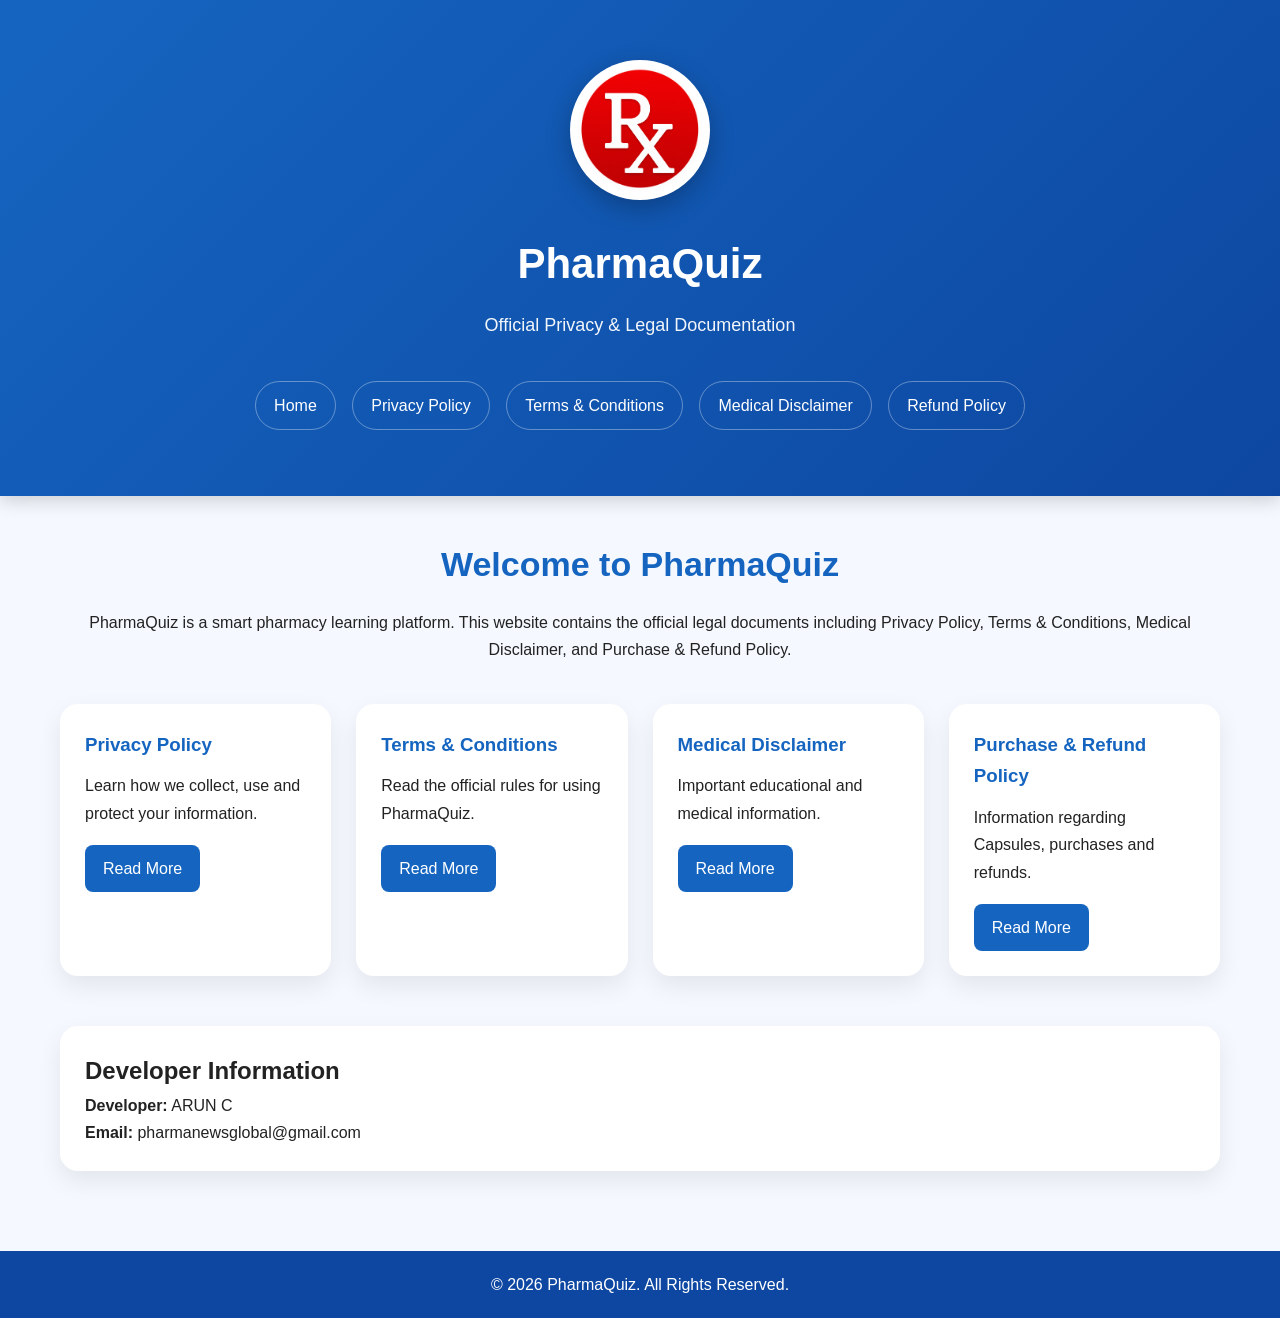
<file: index.html>
<!DOCTYPE html>
<html lang="en">

<head>

<meta charset="UTF-8">

<meta name="viewport" content="width=device-width, initial-scale=1.0">

<title>PharmaQuiz | Official Legal Website</title>

<meta name="description" content="Official PharmaQuiz Legal Website">

<link rel="stylesheet" href="style.css">

</head>

<body>

<header class="hero">

<img src="logo.png" alt="PharmaQuiz Logo" class="logo">

<h1>PharmaQuiz</h1>

<p class="tagline">
Official Privacy & Legal Documentation
</p>

<nav class="topnav">

<a href="index.html">Home</a>

<a href="privacy-policy.html">Privacy Policy</a>

<a href="terms-and-conditions.html">Terms & Conditions</a>

<a href="medical-disclaimer.html">Medical Disclaimer</a>

<a href="purchase-refund-policy.html">Refund Policy</a>

</nav>

</header>

<main>

<section class="welcome">

<h2>Welcome to PharmaQuiz</h2>

<p>

PharmaQuiz is a smart pharmacy learning platform.

This website contains the official legal documents including Privacy Policy,

Terms & Conditions,

Medical Disclaimer,

and Purchase & Refund Policy.

</p>

</section>

<section class="cards">

<div class="card">

<h3>Privacy Policy</h3>

<p>

Learn how we collect, use and protect your information.

</p>

<a href="privacy-policy.html">

Read More

</a>

</div>

<div class="card">

<h3>Terms & Conditions</h3>

<p>

Read the official rules for using PharmaQuiz.

</p>

<a href="terms-and-conditions.html">

Read More

</a>

</div>

<div class="card">

<h3>Medical Disclaimer</h3>

<p>

Important educational and medical information.

</p>

<a href="medical-disclaimer.html">

Read More

</a>

</div>

<div class="card">

<h3>Purchase & Refund Policy</h3>

<p>

Information regarding Capsules, purchases and refunds.

</p>

<a href="purchase-refund-policy.html">

Read More

</a>

</div>

</section>

<section class="developer">

<h2>Developer Information</h2>

<p><strong>Developer:</strong> ARUN C</p>

<p><strong>Email:</strong> pharmanewsglobal@gmail.com</p>

</section>

</main>

<footer>

<p>

© 2026 PharmaQuiz. All Rights Reserved.

</p>

</footer>

<script src="script.js"></script>

</body>

</html>
</file>
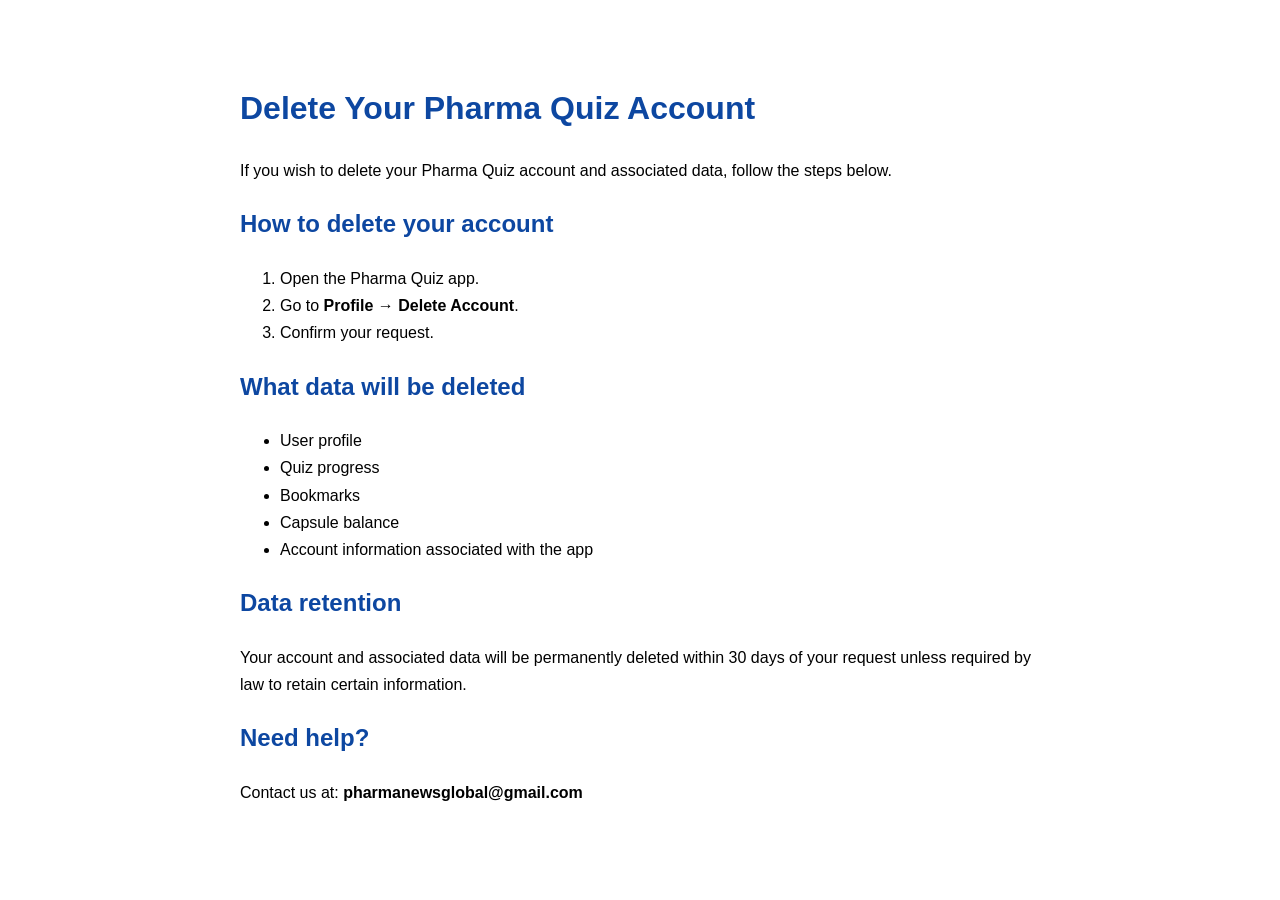
<file: delete-account.html>
<!DOCTYPE html>
<html lang="en">
<head>
<meta charset="UTF-8">
<meta name="viewport" content="width=device-width, initial-scale=1.0">
<title>Delete Account - Pharma Quiz</title>
<style>
body{font-family:Arial,sans-serif;max-width:800px;margin:40px auto;padding:20px;line-height:1.7}
h1,h2{color:#0d47a1}
</style>
</head>
<body>

<h1>Delete Your Pharma Quiz Account</h1>

<p>If you wish to delete your Pharma Quiz account and associated data, follow the steps below.</p>

<h2>How to delete your account</h2>
<ol>
<li>Open the Pharma Quiz app.</li>
<li>Go to <strong>Profile → Delete Account</strong>.</li>
<li>Confirm your request.</li>
</ol>

<h2>What data will be deleted</h2>
<ul>
<li>User profile</li>
<li>Quiz progress</li>
<li>Bookmarks</li>
<li>Capsule balance</li>
<li>Account information associated with the app</li>
</ul>

<h2>Data retention</h2>
<p>Your account and associated data will be permanently deleted within 30 days of your request unless required by law to retain certain information.</p>

<h2>Need help?</h2>
<p>Contact us at: <strong>pharmanewsglobal@gmail.com</strong></p>

</body>
</html>
</file>
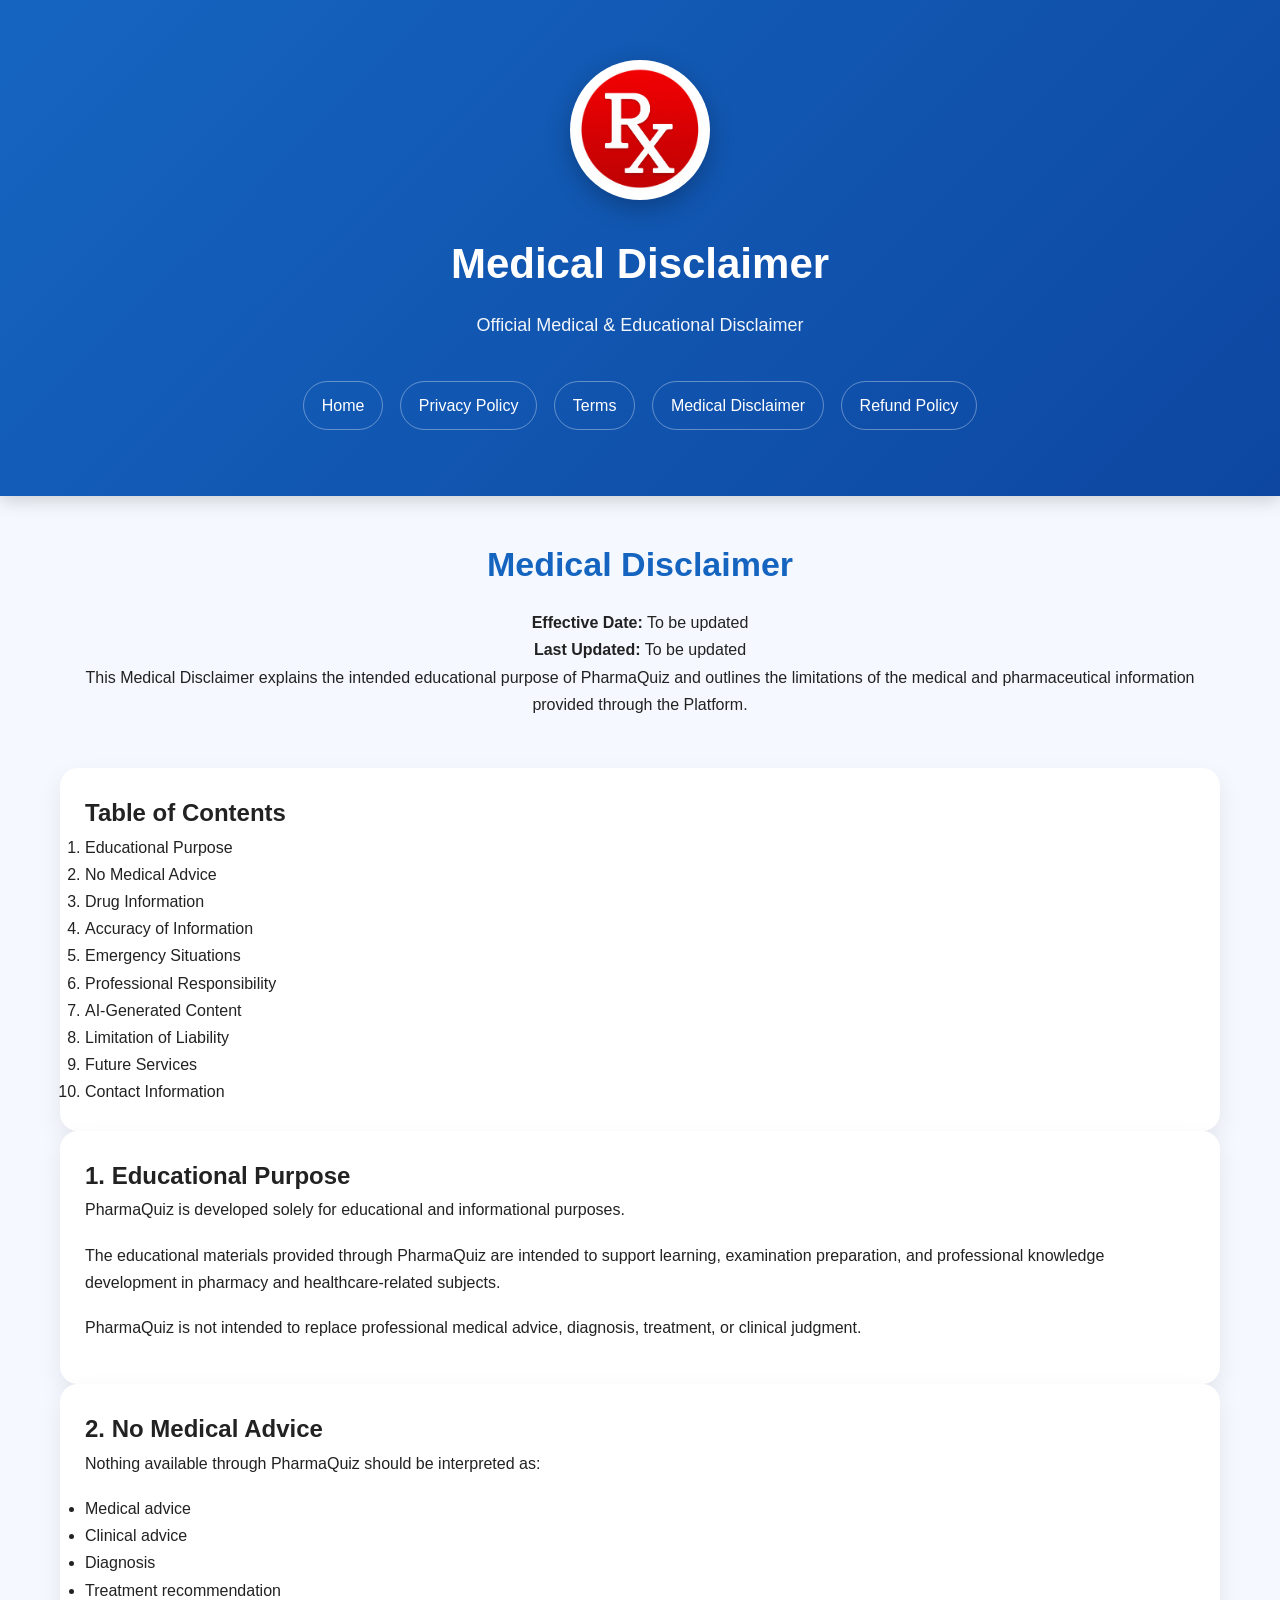
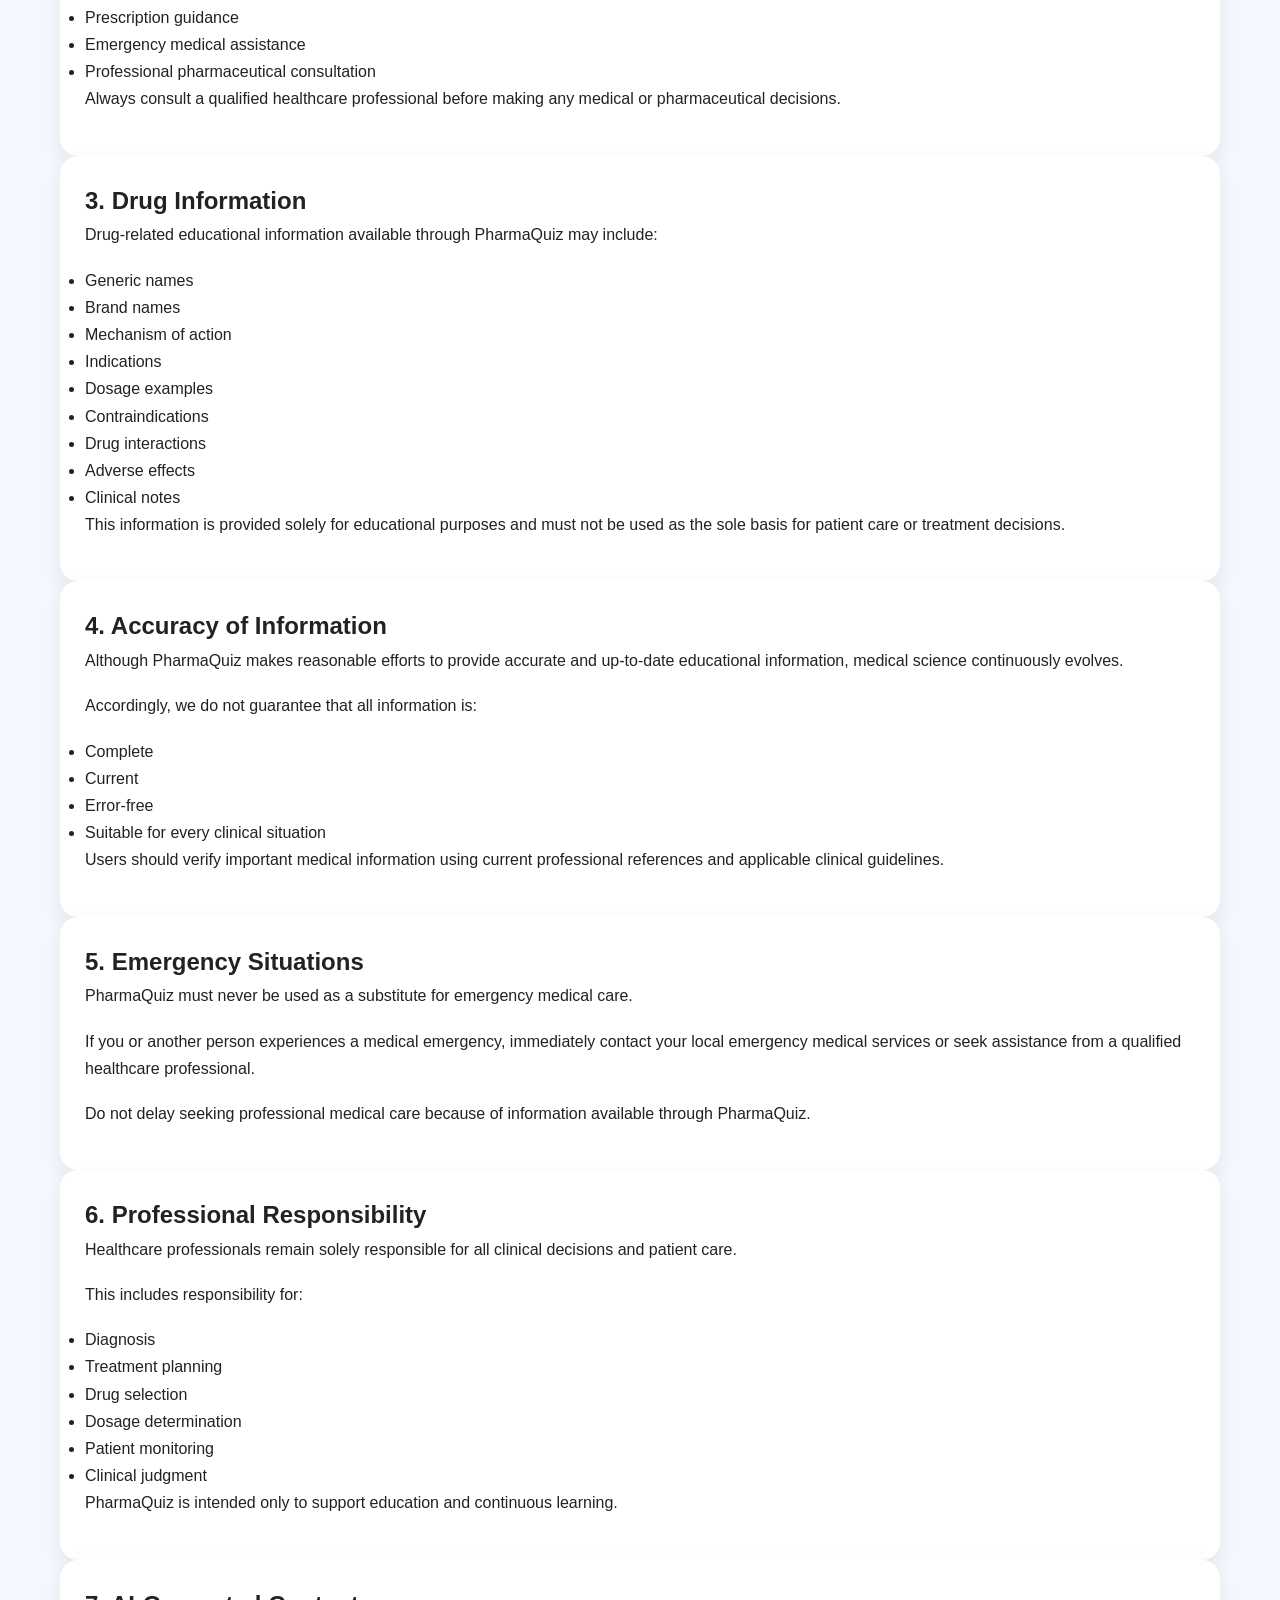
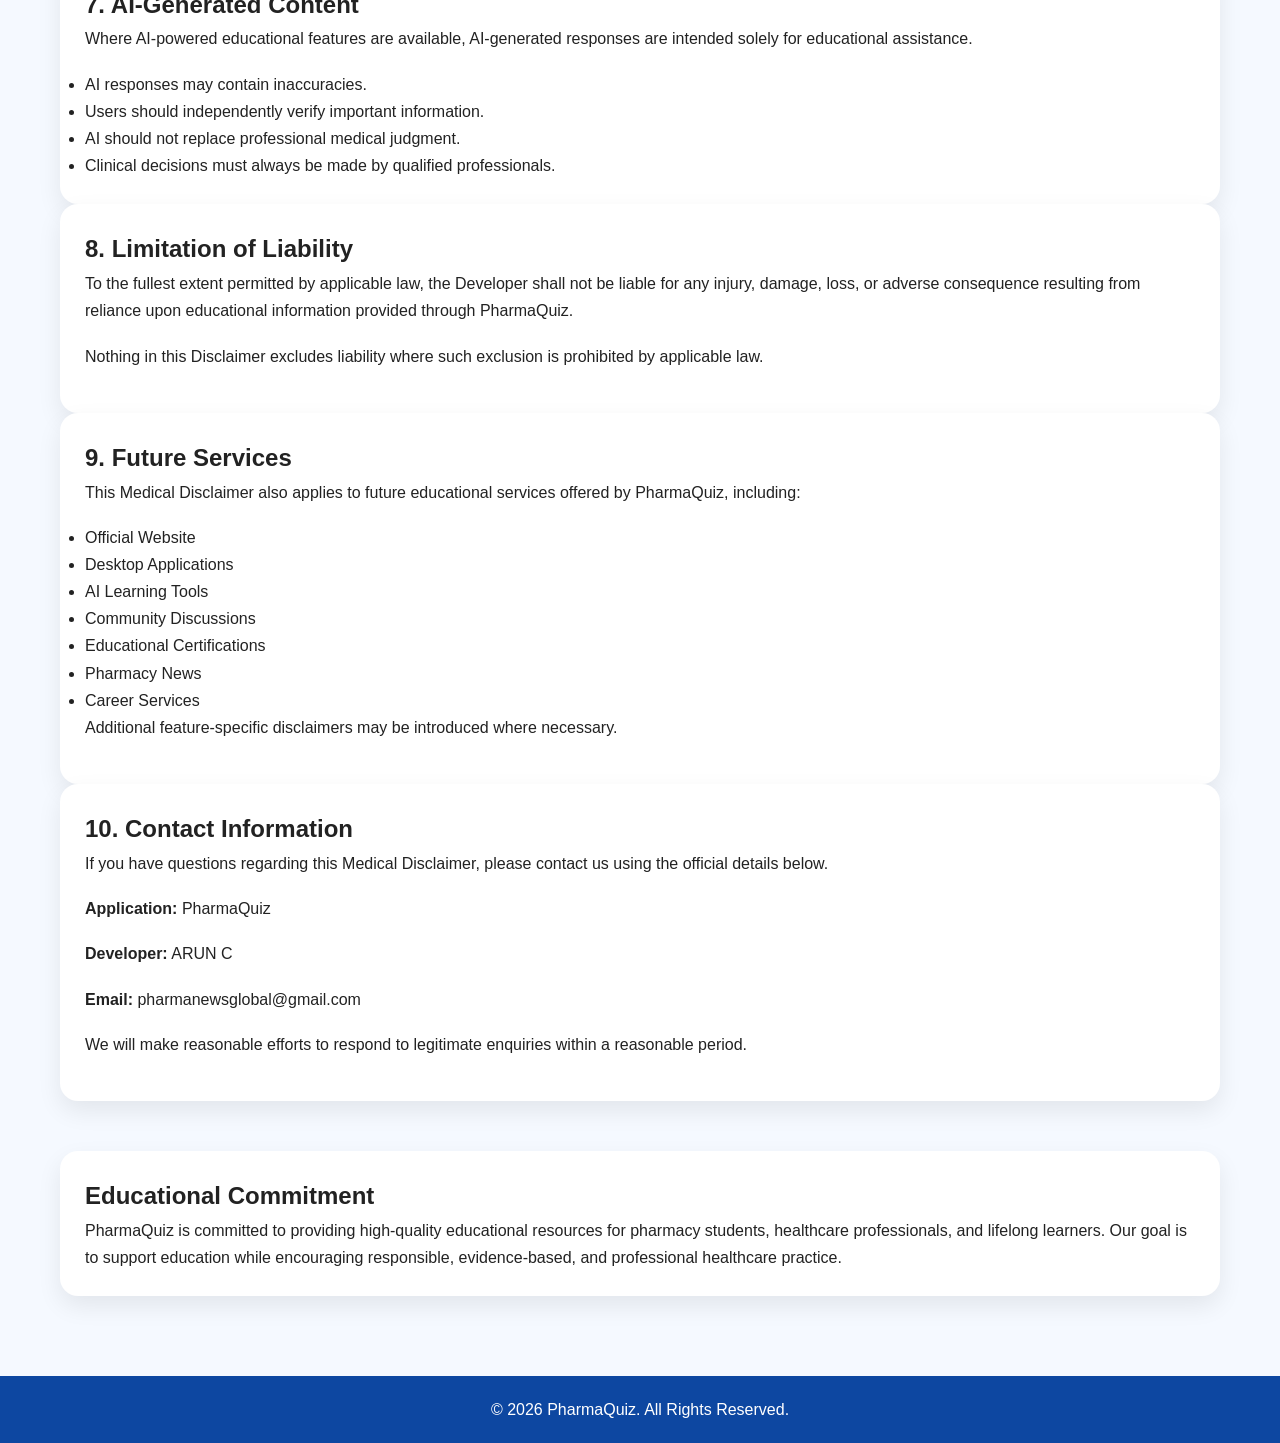
<file: medical-disclaimer.html>
<!DOCTYPE html>
<html lang="en">

<head>

<meta charset="UTF-8">

<meta name="viewport" content="width=device-width, initial-scale=1.0">

<title>Medical Disclaimer | PharmaQuiz</title>

<meta name="description" content="Official Medical Disclaimer of PharmaQuiz">

<link rel="stylesheet" href="style.css">

</head>

<body>

<header class="hero">

<img src="logo.png" alt="PharmaQuiz Logo" class="logo">

<h1>Medical Disclaimer</h1>

<p class="tagline">

Official Medical & Educational Disclaimer

</p>

<nav class="topnav">

<a href="index.html">Home</a>

<a href="privacy-policy.html">Privacy Policy</a>

<a href="terms-and-conditions.html">Terms</a>

<a href="medical-disclaimer.html">Medical Disclaimer</a>

<a href="purchase-refund-policy.html">Refund Policy</a>

</nav>

</header>

<main>

<section class="welcome">

<h2>Medical Disclaimer</h2>

<p>

<strong>Effective Date:</strong> To be updated

<br>

<strong>Last Updated:</strong> To be updated

</p>

<p>

This Medical Disclaimer explains the intended educational purpose of
PharmaQuiz and outlines the limitations of the medical and
pharmaceutical information provided through the Platform.

</p>

</section>

<section class="developer">

<h2>Table of Contents</h2>

<ol>

<li>Educational Purpose</li>

<li>No Medical Advice</li>

<li>Drug Information</li>

<li>Accuracy of Information</li>

<li>Emergency Situations</li>

<li>Professional Responsibility</li>

<li>AI-Generated Content</li>

<li>Limitation of Liability</li>

<li>Future Services</li>

<li>Contact Information</li>

</ol>

</section>

<!-- ========================= -->
<!-- SECTION 1 -->
<!-- ========================= -->

<section class="card">

<h2>1. Educational Purpose</h2>

<p>

PharmaQuiz is developed solely for educational and informational
purposes.

</p>

<p>

The educational materials provided through PharmaQuiz are intended to
support learning, examination preparation, and professional knowledge
development in pharmacy and healthcare-related subjects.

</p>

<p>

PharmaQuiz is not intended to replace professional medical advice,
diagnosis, treatment, or clinical judgment.

</p>

</section>

<!-- ========================= -->
<!-- SECTION 2 -->
<!-- ========================= -->

<section class="card">

<h2>2. No Medical Advice</h2>

<p>

Nothing available through PharmaQuiz should be interpreted as:

</p>

<ul>

<li>Medical advice</li>

<li>Clinical advice</li>

<li>Diagnosis</li>

<li>Treatment recommendation</li>

<li>Prescription guidance</li>

<li>Emergency medical assistance</li>

<li>Professional pharmaceutical consultation</li>

</ul>

<p>

Always consult a qualified healthcare professional before making any
medical or pharmaceutical decisions.

</p>

</section>

<!-- ========================= -->
<!-- SECTION 3 -->
<!-- ========================= -->

<section class="card">

<h2>3. Drug Information</h2>

<p>

Drug-related educational information available through PharmaQuiz may
include:

</p>

<ul>

<li>Generic names</li>

<li>Brand names</li>

<li>Mechanism of action</li>

<li>Indications</li>

<li>Dosage examples</li>

<li>Contraindications</li>

<li>Drug interactions</li>

<li>Adverse effects</li>

<li>Clinical notes</li>

</ul>

<p>

This information is provided solely for educational purposes and must
not be used as the sole basis for patient care or treatment decisions.

</p>

</section>

<!-- ========================= -->
<!-- SECTION 4 -->
<!-- ========================= -->

<section class="card">

<h2>4. Accuracy of Information</h2>

<p>

Although PharmaQuiz makes reasonable efforts to provide accurate and
up-to-date educational information, medical science continuously
evolves.

</p>

<p>

Accordingly, we do not guarantee that all information is:

</p>

<ul>

<li>Complete</li>

<li>Current</li>

<li>Error-free</li>

<li>Suitable for every clinical situation</li>

</ul>

<p>

Users should verify important medical information using current
professional references and applicable clinical guidelines.

</p>

</section>
<!-- ========================= -->
<!-- SECTION 5 -->
<!-- ========================= -->

<section class="card">

<h2>5. Emergency Situations</h2>

<p>

PharmaQuiz must never be used as a substitute for emergency medical
care.

</p>

<p>

If you or another person experiences a medical emergency, immediately
contact your local emergency medical services or seek assistance from
a qualified healthcare professional.

</p>

<p>

Do not delay seeking professional medical care because of information
available through PharmaQuiz.

</p>

</section>

<!-- ========================= -->
<!-- SECTION 6 -->
<!-- ========================= -->

<section class="card">

<h2>6. Professional Responsibility</h2>

<p>

Healthcare professionals remain solely responsible for all clinical
decisions and patient care.

</p>

<p>

This includes responsibility for:

</p>

<ul>

<li>Diagnosis</li>

<li>Treatment planning</li>

<li>Drug selection</li>

<li>Dosage determination</li>

<li>Patient monitoring</li>

<li>Clinical judgment</li>

</ul>

<p>

PharmaQuiz is intended only to support education and continuous
learning.

</p>

</section>

<!-- ========================= -->
<!-- SECTION 7 -->
<!-- ========================= -->

<section class="card">

<h2>7. AI-Generated Content</h2>

<p>

Where AI-powered educational features are available, AI-generated
responses are intended solely for educational assistance.

</p>

<ul>

<li>AI responses may contain inaccuracies.</li>

<li>Users should independently verify important information.</li>

<li>AI should not replace professional medical judgment.</li>

<li>Clinical decisions must always be made by qualified professionals.</li>

</ul>

</section>

<!-- ========================= -->
<!-- SECTION 8 -->
<!-- ========================= -->

<section class="card">

<h2>8. Limitation of Liability</h2>

<p>

To the fullest extent permitted by applicable law, the Developer shall
not be liable for any injury, damage, loss, or adverse consequence
resulting from reliance upon educational information provided through
PharmaQuiz.

</p>

<p>

Nothing in this Disclaimer excludes liability where such exclusion is
prohibited by applicable law.

</p>

</section>

<!-- ========================= -->
<!-- SECTION 9 -->
<!-- ========================= -->

<section class="card">

<h2>9. Future Services</h2>

<p>

This Medical Disclaimer also applies to future educational services
offered by PharmaQuiz, including:

</p>

<ul>

<li>Official Website</li>

<li>Desktop Applications</li>

<li>AI Learning Tools</li>

<li>Community Discussions</li>

<li>Educational Certifications</li>

<li>Pharmacy News</li>

<li>Career Services</li>

</ul>

<p>

Additional feature-specific disclaimers may be introduced where
necessary.

</p>

</section>

<!-- ========================= -->
<!-- SECTION 10 -->
<!-- ========================= -->

<section class="card">

<h2>10. Contact Information</h2>

<p>

If you have questions regarding this Medical Disclaimer, please contact
us using the official details below.

</p>

<p>

<strong>Application:</strong> PharmaQuiz

</p>

<p>

<strong>Developer:</strong> ARUN C

</p>

<p>

<strong>Email:</strong>

pharmanewsglobal@gmail.com

</p>

<p>

We will make reasonable efforts to respond to legitimate enquiries
within a reasonable period.

</p>

</section>

<!-- ========================= -->
<!-- FINAL NOTE -->
<!-- ========================= -->

<section class="developer">

<h2>Educational Commitment</h2>

<p>

PharmaQuiz is committed to providing high-quality educational resources
for pharmacy students, healthcare professionals, and lifelong learners.

Our goal is to support education while encouraging responsible,
evidence-based, and professional healthcare practice.

</p>

</section>

</main>

<footer>

<p>

© 2026 PharmaQuiz. All Rights Reserved.

</p>

</footer>

<script src="script.js"></script>

</body>

</html>
</file>
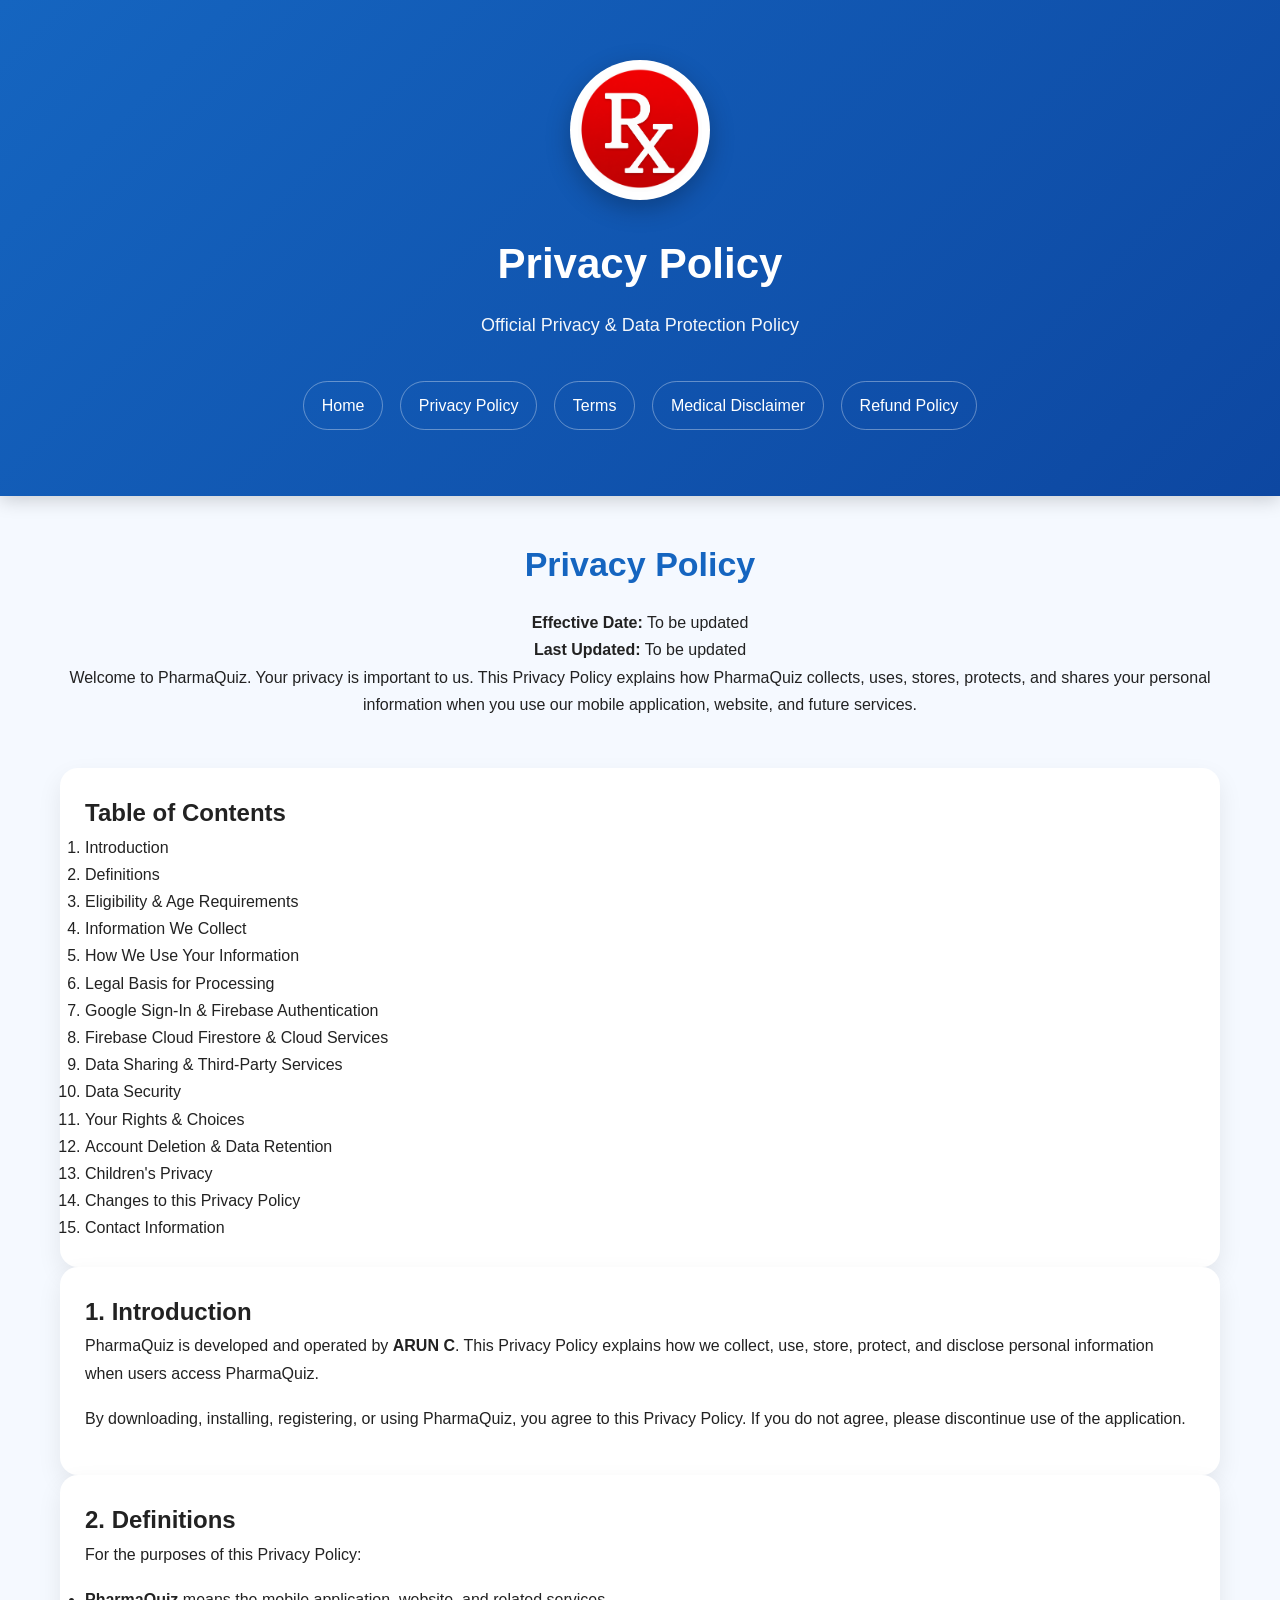
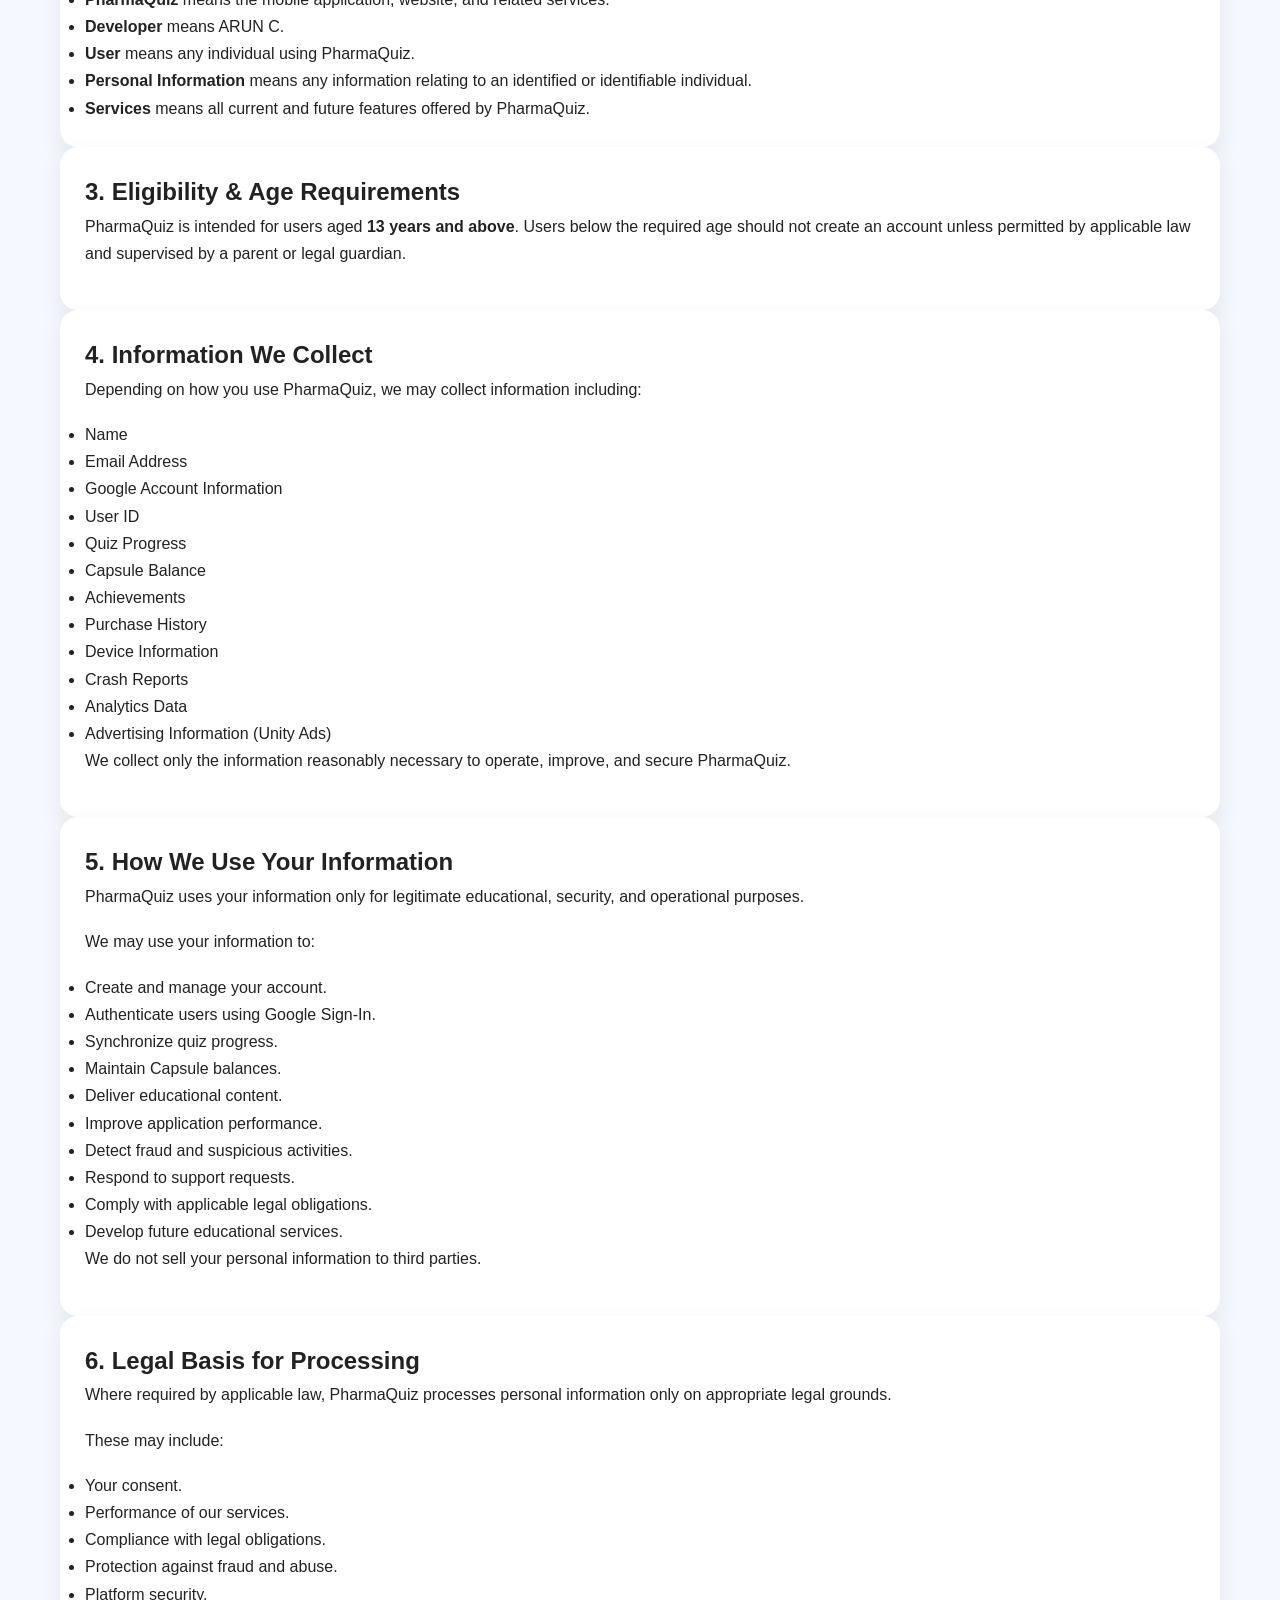
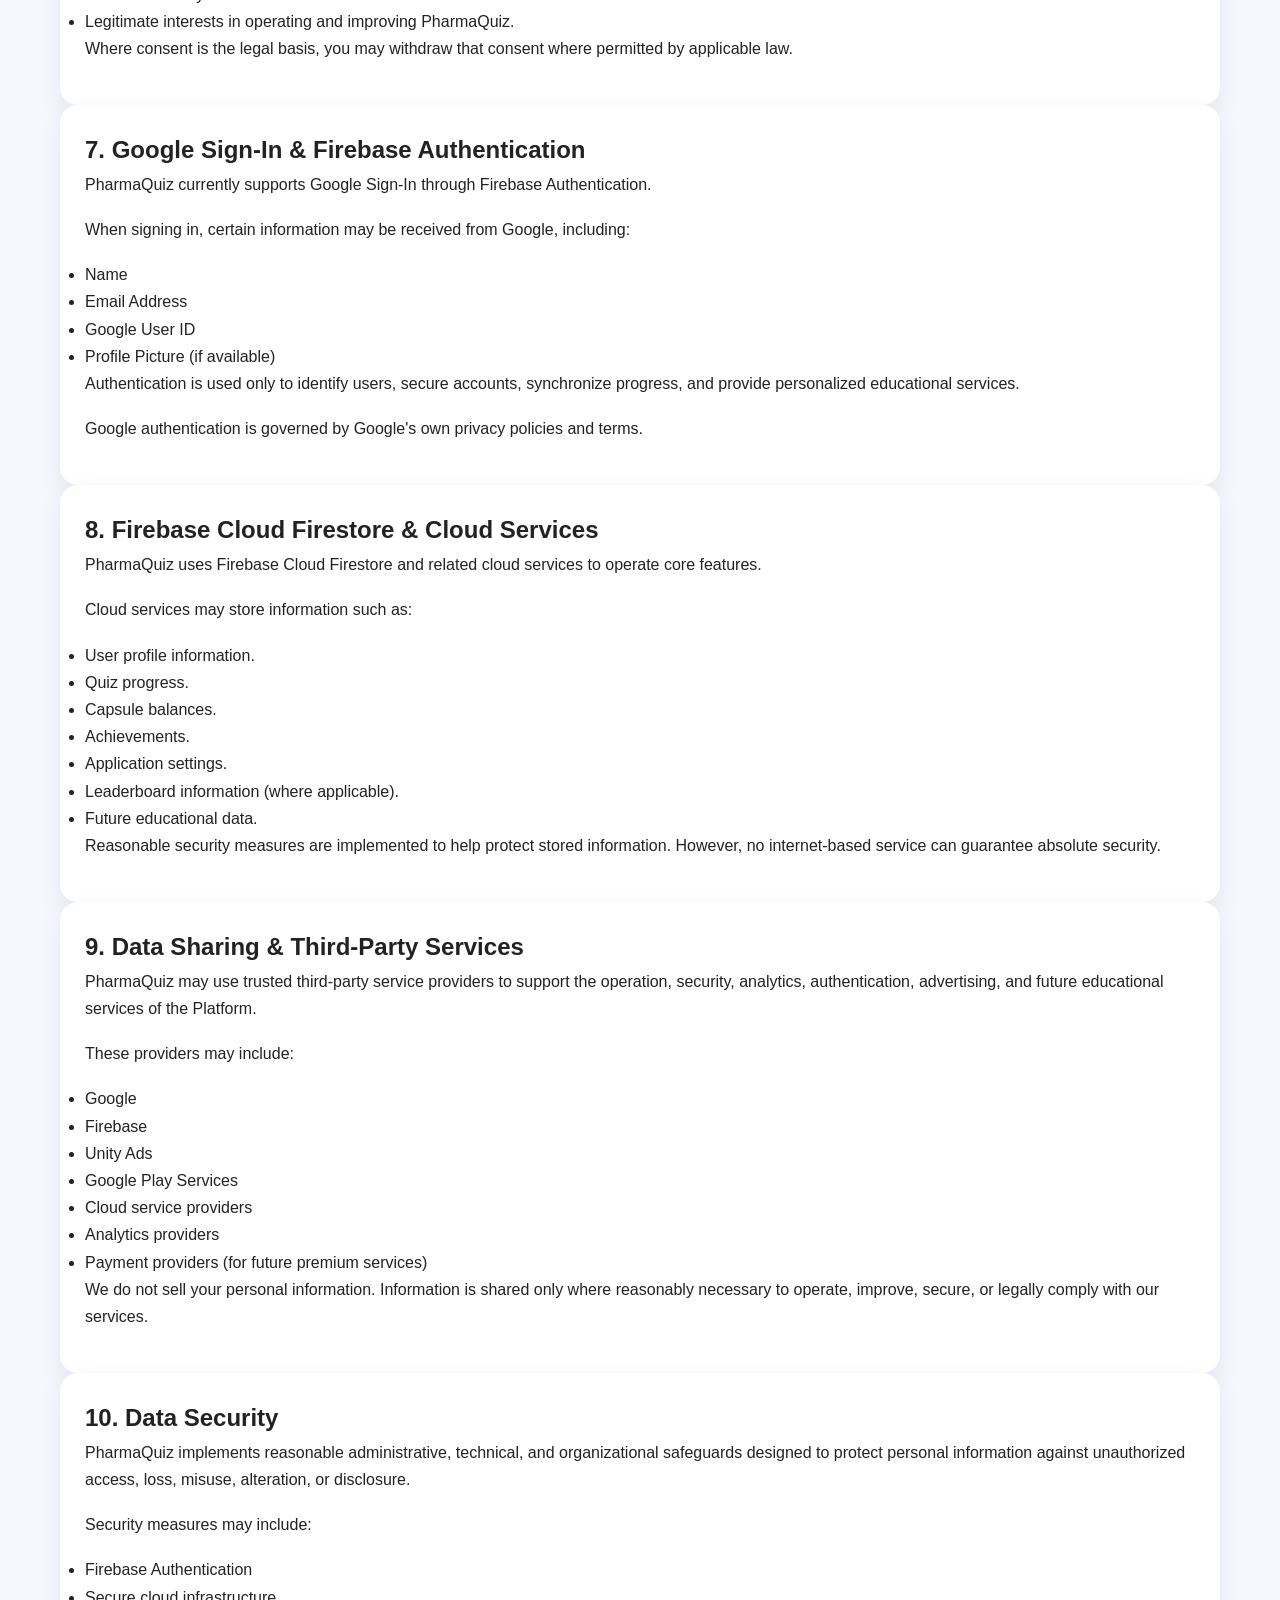
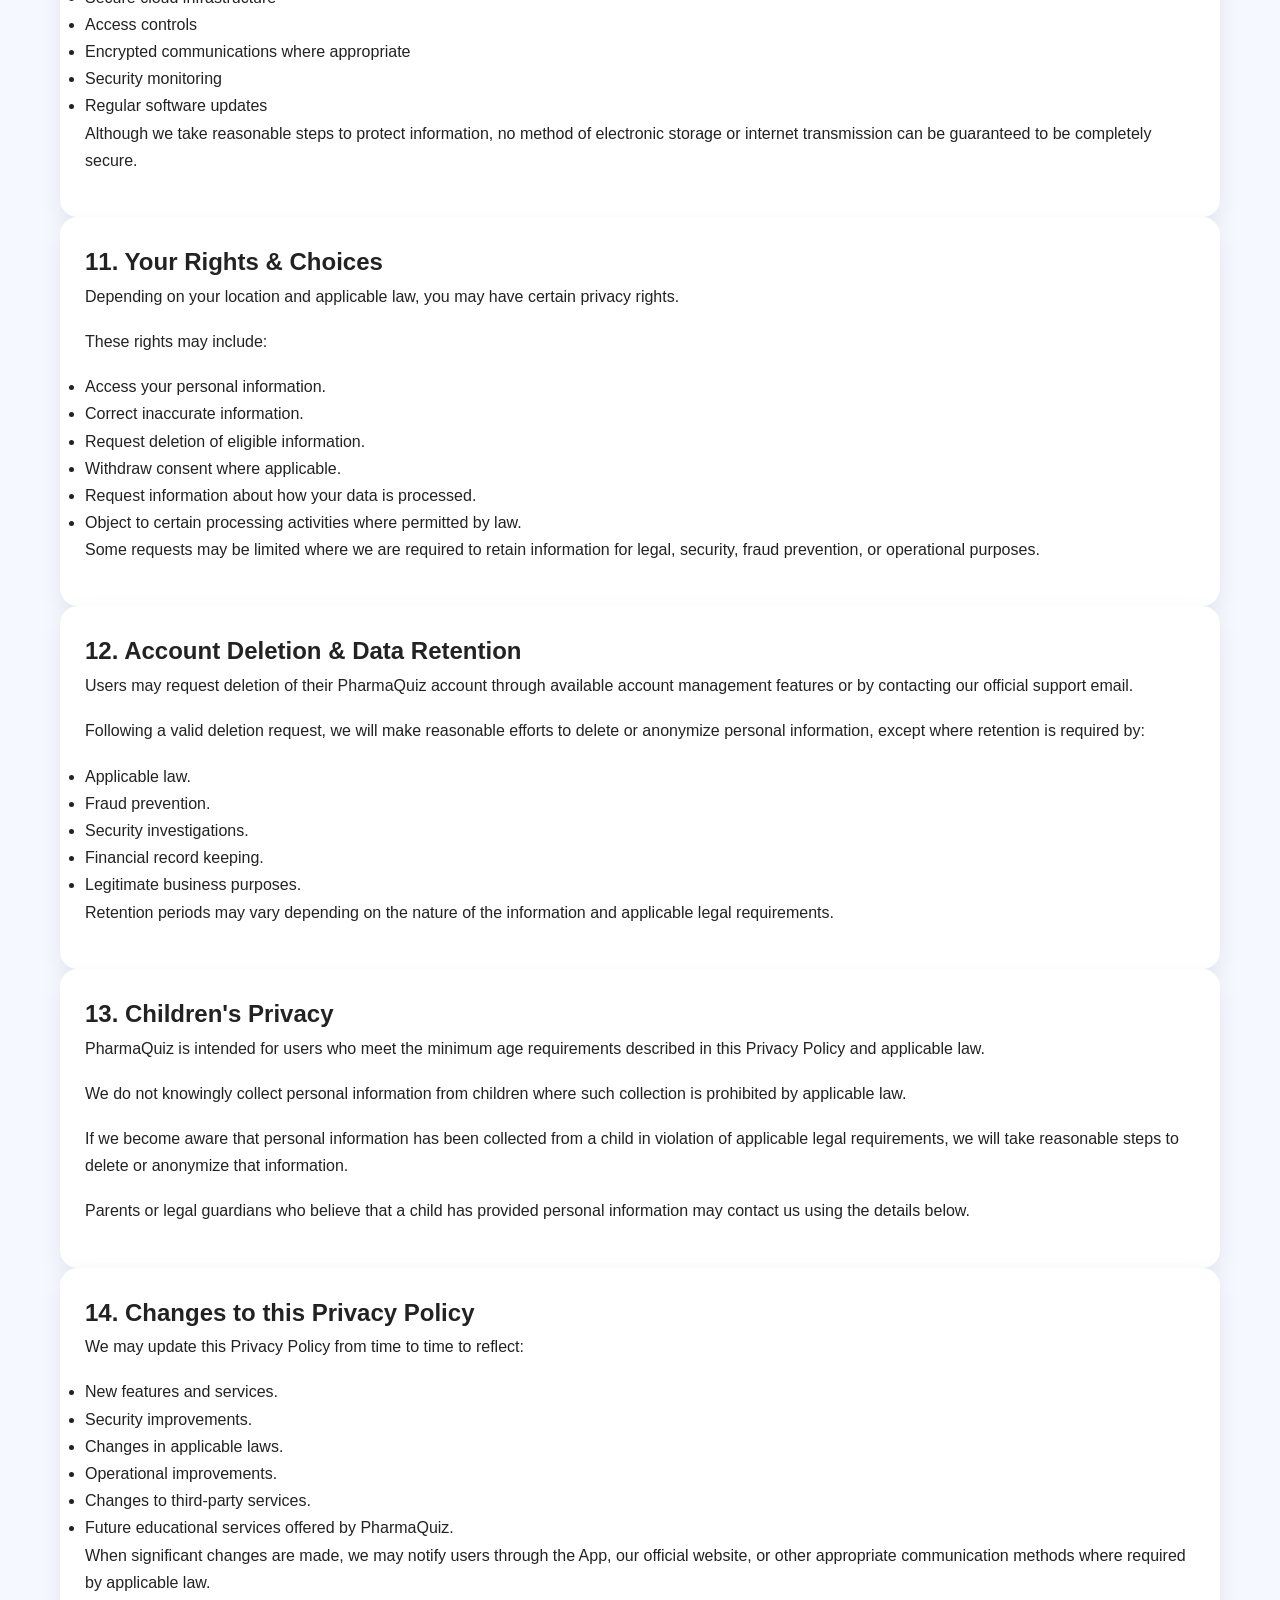
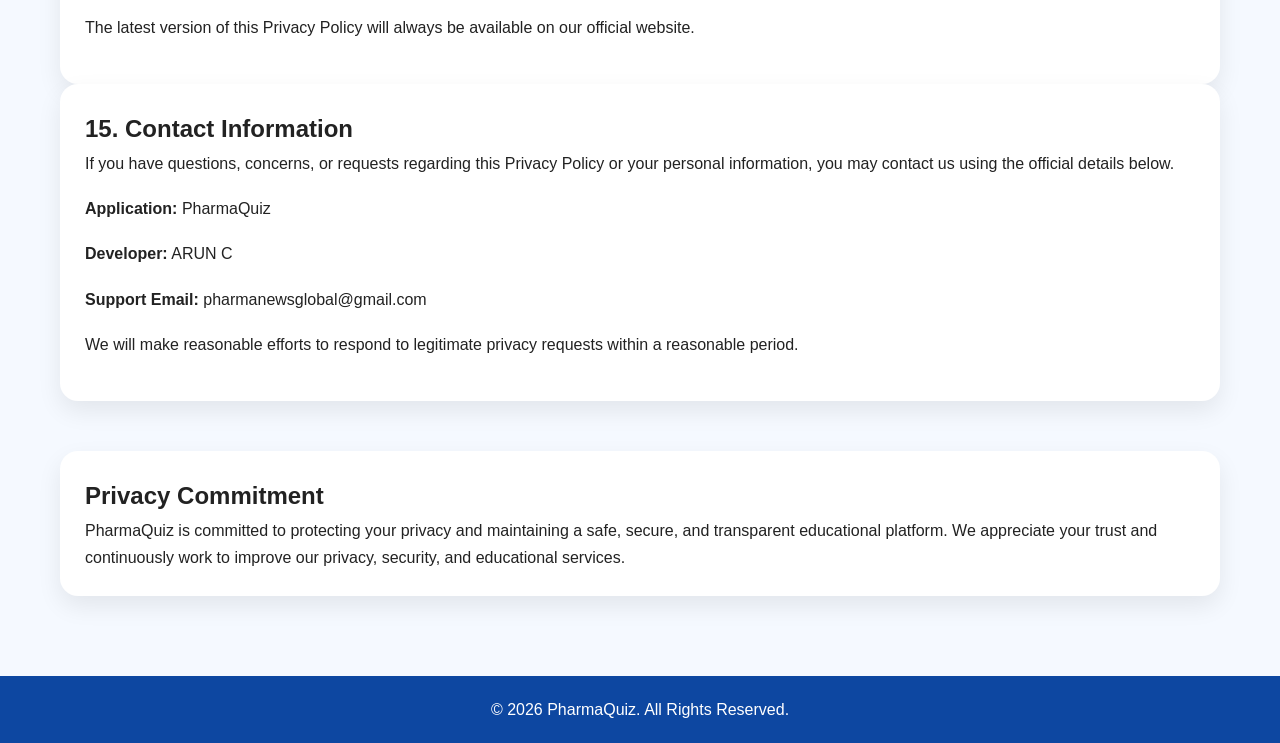
<file: privacy-policy.html>
<!DOCTYPE html>
<html lang="en">

<head>

<meta charset="UTF-8">

<meta name="viewport" content="width=device-width, initial-scale=1.0">

<title>Privacy Policy | PharmaQuiz</title>

<meta name="description" content="Official Privacy Policy of PharmaQuiz">

<link rel="stylesheet" href="style.css">

</head>

<body>

<header class="hero">

<img src="logo.png" alt="PharmaQuiz Logo" class="logo">

<h1>Privacy Policy</h1>

<p class="tagline">

Official Privacy & Data Protection Policy

</p>

<nav class="topnav">

<a href="index.html">Home</a>

<a href="privacy-policy.html">Privacy Policy</a>

<a href="terms-and-conditions.html">Terms</a>

<a href="medical-disclaimer.html">Medical Disclaimer</a>

<a href="purchase-refund-policy.html">Refund Policy</a>

</nav>

</header>

<main>

<section class="welcome">

<h2>Privacy Policy</h2>

<p>

<strong>Effective Date:</strong> To be updated

<br>

<strong>Last Updated:</strong> To be updated

</p>

<p>

Welcome to PharmaQuiz.

Your privacy is important to us.

This Privacy Policy explains how PharmaQuiz collects,

uses,

stores,

protects,

and shares your personal information

when you use our mobile application,

website,

and future services.

</p>

</section>

<section class="developer">

<h2>Table of Contents</h2>

<ol>

<li>Introduction</li>

<li>Definitions</li>

<li>Eligibility & Age Requirements</li>

<li>Information We Collect</li>

<li>How We Use Your Information</li>

<li>Legal Basis for Processing</li>

<li>Google Sign-In & Firebase Authentication</li>

<li>Firebase Cloud Firestore & Cloud Services</li>

<li>Data Sharing & Third-Party Services</li>

<li>Data Security</li>

<li>Your Rights & Choices</li>

<li>Account Deletion & Data Retention</li>

<li>Children's Privacy</li>

<li>Changes to this Privacy Policy</li>

<li>Contact Information</li>

</ol>

</section>

<section class="card">

<h2>

1. Introduction

</h2>

<p>

PharmaQuiz is developed and operated by

<strong>ARUN C</strong>.

This Privacy Policy explains how we collect,

use,

store,

protect,

and disclose personal information

when users access PharmaQuiz.

</p>

<p>

By downloading,

installing,

registering,

or using PharmaQuiz,

you agree to this Privacy Policy.

If you do not agree,

please discontinue use of the application.

</p>

</section>

<section class="card">

<h2>

2. Definitions

</h2>

<p>

For the purposes of this Privacy Policy:

</p>

<ul>

<li>

<strong>PharmaQuiz</strong>

means the mobile application,

website,

and related services.

</li>

<li>

<strong>Developer</strong>

means ARUN C.

</li>

<li>

<strong>User</strong>

means any individual using PharmaQuiz.

</li>

<li>

<strong>Personal Information</strong>

means any information relating to an identified

or identifiable individual.

</li>

<li>

<strong>Services</strong>

means all current and future features offered by PharmaQuiz.

</li>

</ul>

</section>

<section class="card">

<h2>

3. Eligibility & Age Requirements

</h2>

<p>

PharmaQuiz is intended for users

aged <strong>13 years and above</strong>.

Users below the required age

should not create an account

unless permitted by applicable law

and supervised by a parent or legal guardian.

</p>

</section>

<section class="card">

<h2>

4. Information We Collect

</h2>

<p>

Depending on how you use PharmaQuiz,

we may collect information including:

</p>

<ul>

<li>Name</li>

<li>Email Address</li>

<li>Google Account Information</li>

<li>User ID</li>

<li>Quiz Progress</li>

<li>Capsule Balance</li>

<li>Achievements</li>

<li>Purchase History</li>

<li>Device Information</li>

<li>Crash Reports</li>

<li>Analytics Data</li>

<li>Advertising Information (Unity Ads)</li>

</ul>

<p>

We collect only the information reasonably necessary

to operate,

improve,

and secure PharmaQuiz.

</p>

</section>
<!-- ========================= -->
<!-- SECTION 5 -->
<!-- ========================= -->

<section class="card">

<h2>5. How We Use Your Information</h2>

<p>
PharmaQuiz uses your information only for legitimate educational,
security, and operational purposes.
</p>

<p>We may use your information to:</p>

<ul>

<li>Create and manage your account.</li>

<li>Authenticate users using Google Sign-In.</li>

<li>Synchronize quiz progress.</li>

<li>Maintain Capsule balances.</li>

<li>Deliver educational content.</li>

<li>Improve application performance.</li>

<li>Detect fraud and suspicious activities.</li>

<li>Respond to support requests.</li>

<li>Comply with applicable legal obligations.</li>

<li>Develop future educational services.</li>

</ul>

<p>

We do not sell your personal information to third parties.

</p>

</section>

<!-- ========================= -->
<!-- SECTION 6 -->
<!-- ========================= -->

<section class="card">

<h2>6. Legal Basis for Processing</h2>

<p>

Where required by applicable law, PharmaQuiz processes personal
information only on appropriate legal grounds.

</p>

<p>These may include:</p>

<ul>

<li>Your consent.</li>

<li>Performance of our services.</li>

<li>Compliance with legal obligations.</li>

<li>Protection against fraud and abuse.</li>

<li>Platform security.</li>

<li>Legitimate interests in operating and improving PharmaQuiz.</li>

</ul>

<p>

Where consent is the legal basis, you may withdraw that consent where
permitted by applicable law.

</p>

</section>

<!-- ========================= -->
<!-- SECTION 7 -->
<!-- ========================= -->

<section class="card">

<h2>7. Google Sign-In & Firebase Authentication</h2>

<p>

PharmaQuiz currently supports Google Sign-In through Firebase
Authentication.

</p>

<p>

When signing in, certain information may be received from Google,
including:

</p>

<ul>

<li>Name</li>

<li>Email Address</li>

<li>Google User ID</li>

<li>Profile Picture (if available)</li>

</ul>

<p>

Authentication is used only to identify users, secure accounts,
synchronize progress, and provide personalized educational services.

</p>

<p>

Google authentication is governed by Google's own privacy policies and
terms.

</p>

</section>

<!-- ========================= -->
<!-- SECTION 8 -->
<!-- ========================= -->

<section class="card">

<h2>8. Firebase Cloud Firestore & Cloud Services</h2>

<p>

PharmaQuiz uses Firebase Cloud Firestore and related cloud services to
operate core features.

</p>

<p>Cloud services may store information such as:</p>

<ul>

<li>User profile information.</li>

<li>Quiz progress.</li>

<li>Capsule balances.</li>

<li>Achievements.</li>

<li>Application settings.</li>

<li>Leaderboard information (where applicable).</li>

<li>Future educational data.</li>

</ul>

<p>

Reasonable security measures are implemented to help protect stored
information. However, no internet-based service can guarantee absolute
security.

</p>

</section>
<!-- ========================= -->
<!-- SECTION 9 -->
<!-- ========================= -->

<section class="card">

<h2>9. Data Sharing & Third-Party Services</h2>

<p>

PharmaQuiz may use trusted third-party service providers to support the
operation, security, analytics, authentication, advertising, and future
educational services of the Platform.

</p>

<p>These providers may include:</p>

<ul>

<li>Google</li>

<li>Firebase</li>

<li>Unity Ads</li>

<li>Google Play Services</li>

<li>Cloud service providers</li>

<li>Analytics providers</li>

<li>Payment providers (for future premium services)</li>

</ul>

<p>

We do not sell your personal information.

Information is shared only where reasonably necessary to operate,
improve, secure, or legally comply with our services.

</p>

</section>

<!-- ========================= -->
<!-- SECTION 10 -->
<!-- ========================= -->

<section class="card">

<h2>10. Data Security</h2>

<p>

PharmaQuiz implements reasonable administrative,
technical,
and organizational safeguards designed to protect personal information
against unauthorized access,
loss,
misuse,
alteration,
or disclosure.

</p>

<p>Security measures may include:</p>

<ul>

<li>Firebase Authentication</li>

<li>Secure cloud infrastructure</li>

<li>Access controls</li>

<li>Encrypted communications where appropriate</li>

<li>Security monitoring</li>

<li>Regular software updates</li>

</ul>

<p>

Although we take reasonable steps to protect information,
no method of electronic storage or internet transmission can be
guaranteed to be completely secure.

</p>

</section>

<!-- ========================= -->
<!-- SECTION 11 -->
<!-- ========================= -->

<section class="card">

<h2>11. Your Rights & Choices</h2>

<p>

Depending on your location and applicable law,
you may have certain privacy rights.

</p>

<p>These rights may include:</p>

<ul>

<li>Access your personal information.</li>

<li>Correct inaccurate information.</li>

<li>Request deletion of eligible information.</li>

<li>Withdraw consent where applicable.</li>

<li>Request information about how your data is processed.</li>

<li>Object to certain processing activities where permitted by law.</li>

</ul>

<p>

Some requests may be limited where we are required to retain information
for legal,
security,
fraud prevention,
or operational purposes.

</p>

</section>

<!-- ========================= -->
<!-- SECTION 12 -->
<!-- ========================= -->

<section class="card">

<h2>12. Account Deletion & Data Retention</h2>

<p>

Users may request deletion of their PharmaQuiz account
through available account management features
or by contacting our official support email.

</p>

<p>

Following a valid deletion request,
we will make reasonable efforts to delete or anonymize personal
information,
except where retention is required by:

</p>

<ul>

<li>Applicable law.</li>

<li>Fraud prevention.</li>

<li>Security investigations.</li>

<li>Financial record keeping.</li>

<li>Legitimate business purposes.</li>

</ul>

<p>

Retention periods may vary depending on the nature of the information
and applicable legal requirements.

</p>

</section>
<!-- ========================= -->
<!-- SECTION 13 -->
<!-- ========================= -->

<section class="card">

<h2>13. Children's Privacy</h2>

<p>

PharmaQuiz is intended for users who meet the minimum age requirements
described in this Privacy Policy and applicable law.

</p>

<p>

We do not knowingly collect personal information from children where
such collection is prohibited by applicable law.

</p>

<p>

If we become aware that personal information has been collected from a
child in violation of applicable legal requirements, we will take
reasonable steps to delete or anonymize that information.

</p>

<p>

Parents or legal guardians who believe that a child has provided
personal information may contact us using the details below.

</p>

</section>

<!-- ========================= -->
<!-- SECTION 14 -->
<!-- ========================= -->

<section class="card">

<h2>14. Changes to this Privacy Policy</h2>

<p>

We may update this Privacy Policy from time to time to reflect:

</p>

<ul>

<li>New features and services.</li>

<li>Security improvements.</li>

<li>Changes in applicable laws.</li>

<li>Operational improvements.</li>

<li>Changes to third-party services.</li>

<li>Future educational services offered by PharmaQuiz.</li>

</ul>

<p>

When significant changes are made, we may notify users through the App,
our official website, or other appropriate communication methods where
required by applicable law.

</p>

<p>

The latest version of this Privacy Policy will always be available on
our official website.

</p>

</section>

<!-- ========================= -->
<!-- SECTION 15 -->
<!-- ========================= -->

<section class="card">

<h2>15. Contact Information</h2>

<p>

If you have questions, concerns, or requests regarding this Privacy
Policy or your personal information, you may contact us using the
official details below.

</p>

<p>

<strong>Application:</strong> PharmaQuiz

</p>

<p>

<strong>Developer:</strong> ARUN C

</p>

<p>

<strong>Support Email:</strong>

pharmanewsglobal@gmail.com

</p>

<p>

We will make reasonable efforts to respond to legitimate privacy
requests within a reasonable period.

</p>

</section>

<!-- ========================= -->
<!-- FINAL NOTE -->
<!-- ========================= -->

<section class="developer">

<h2>Privacy Commitment</h2>

<p>

PharmaQuiz is committed to protecting your privacy and maintaining a
safe, secure, and transparent educational platform.

We appreciate your trust and continuously work to improve our privacy,
security, and educational services.

</p>

</section>

</main>

<footer>

<p>

© 2026 PharmaQuiz. All Rights Reserved.

</p>

</footer>

<script src="script.js"></script>

</body>

</html>
</file>
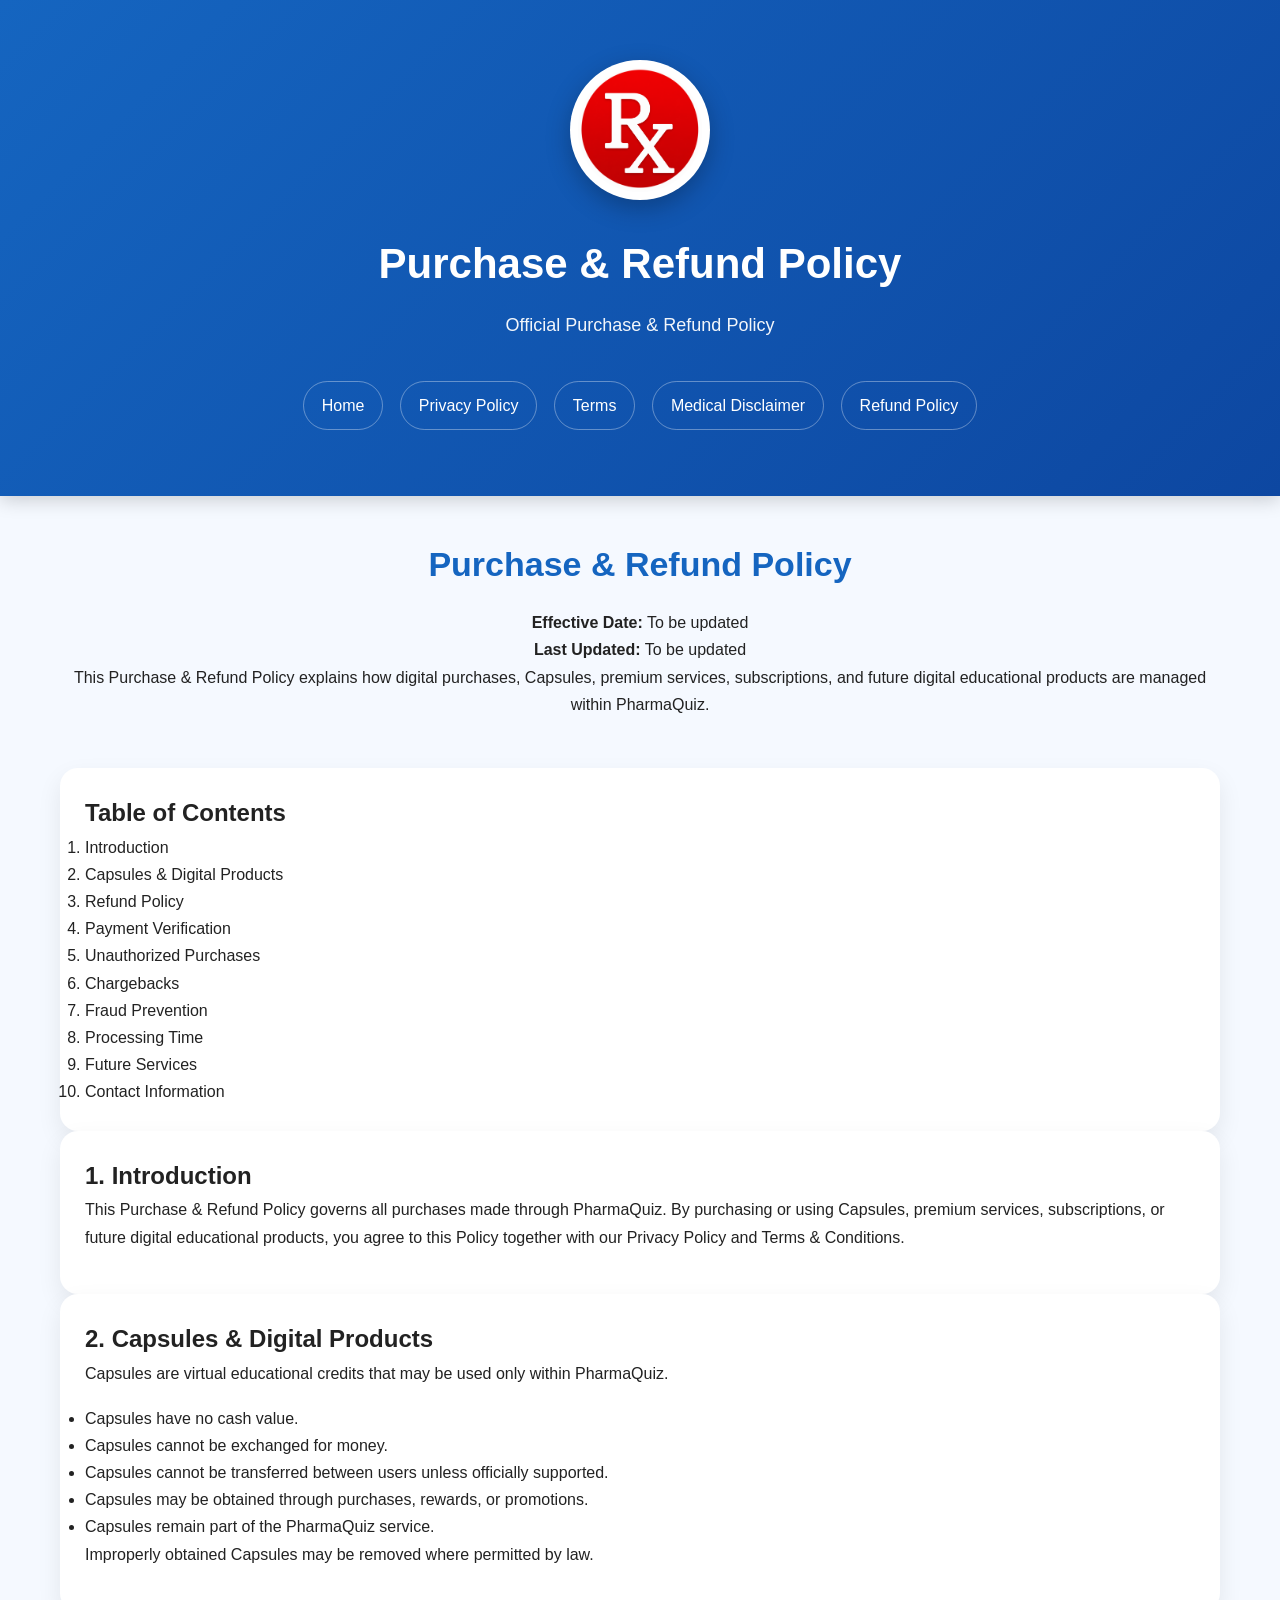
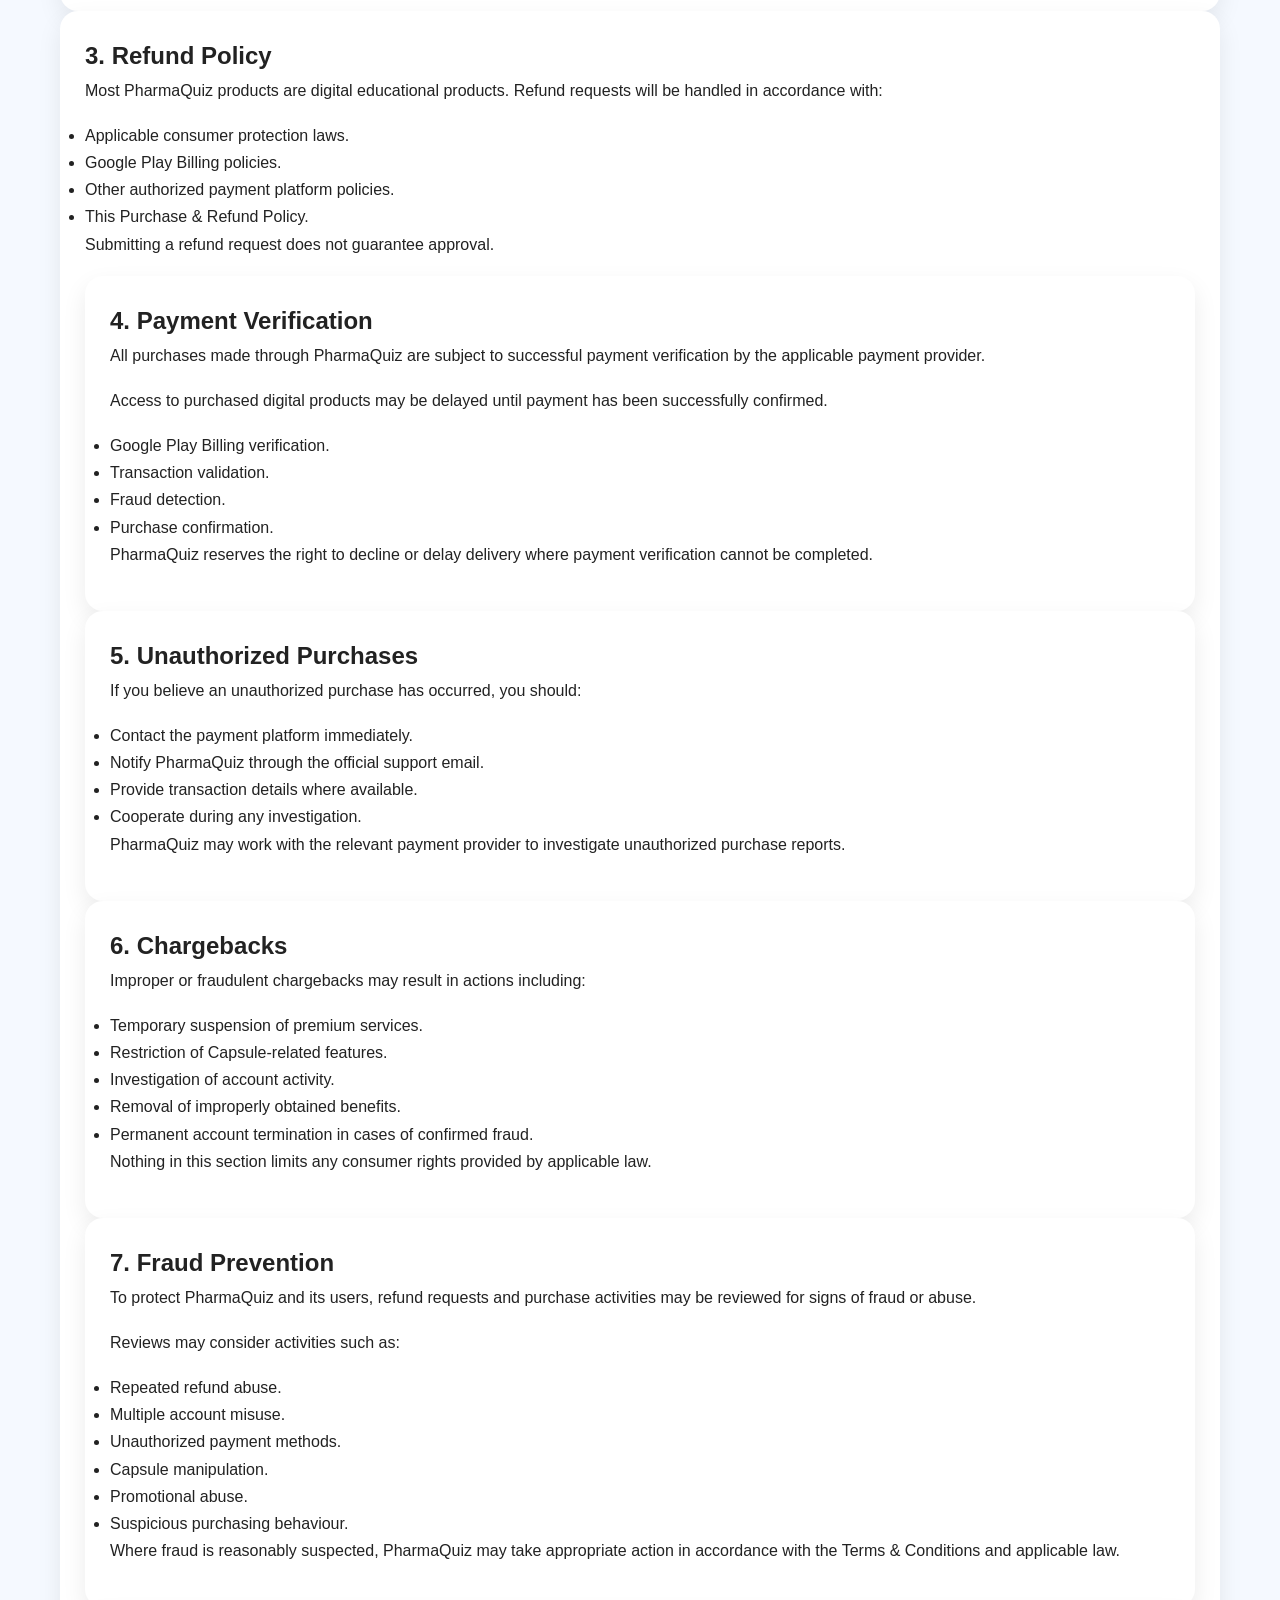
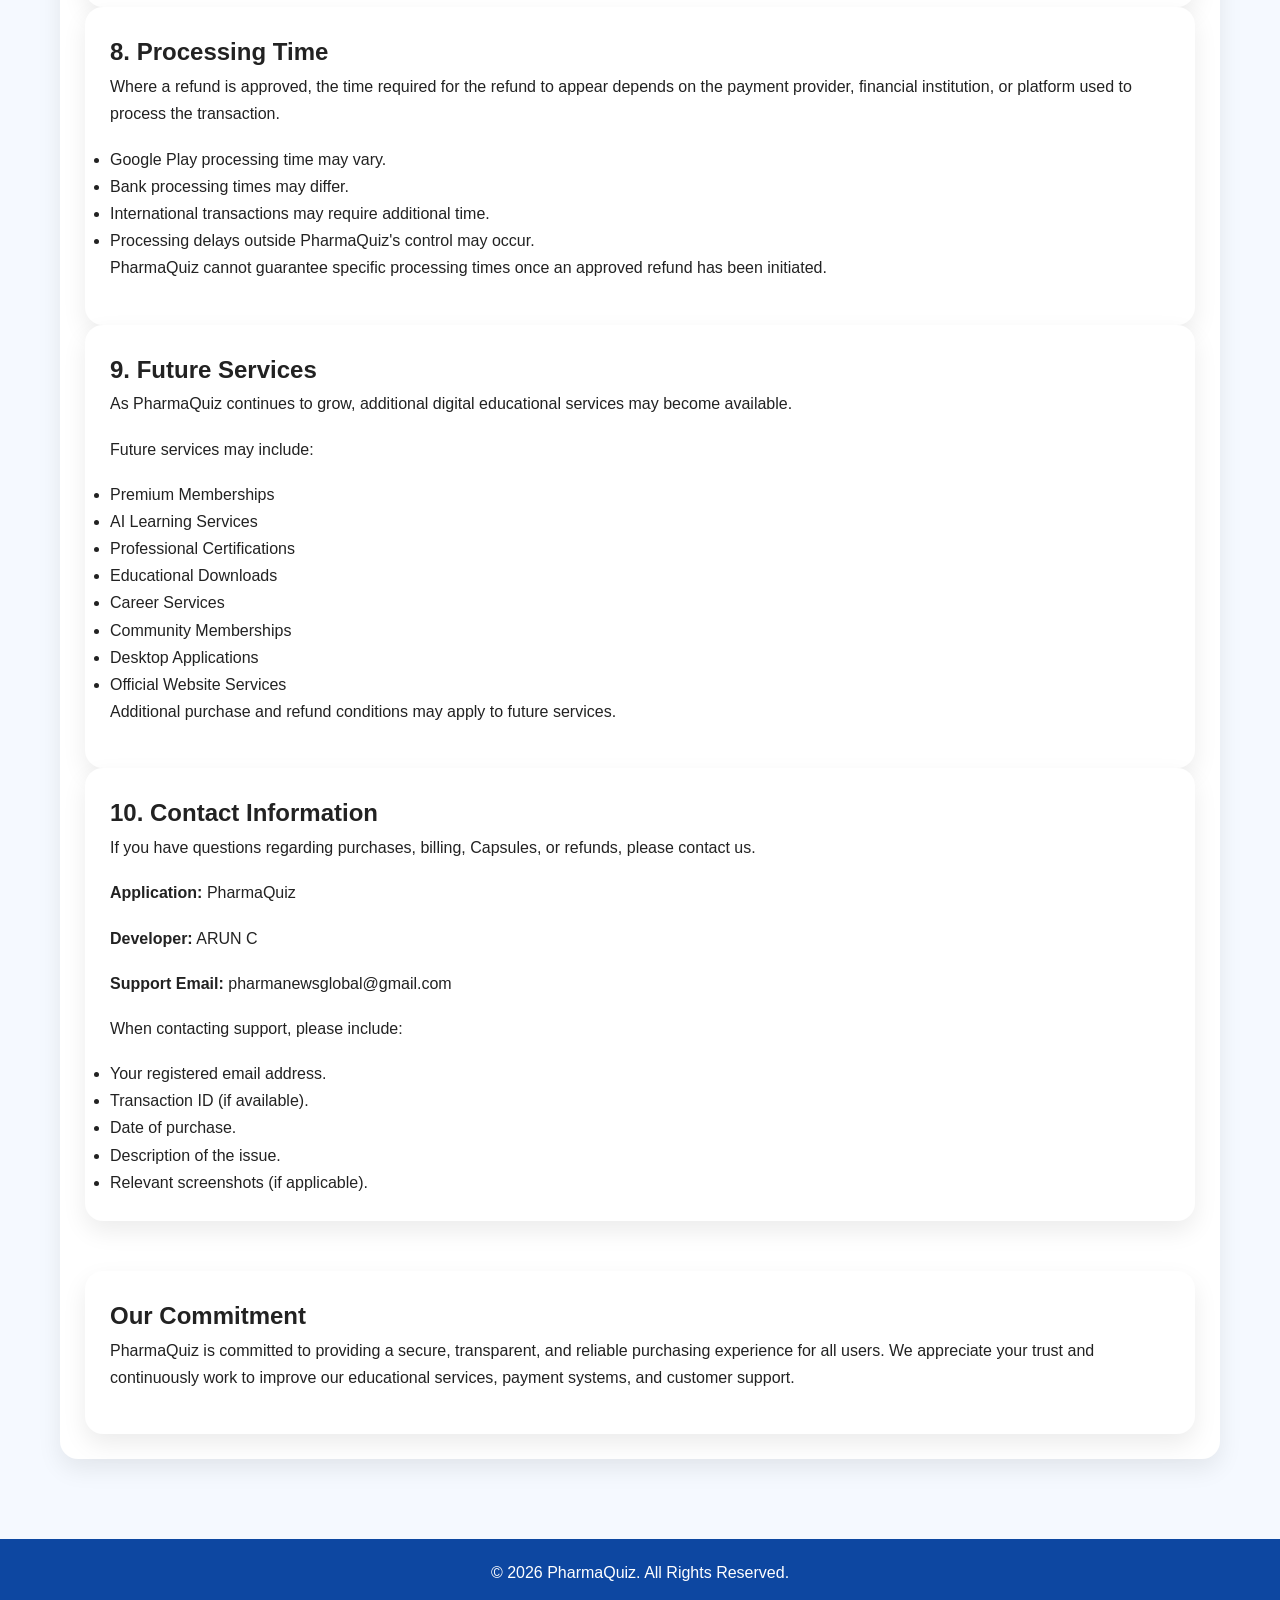
<file: purchase-refund-policy.html>
<!DOCTYPE html>
<html lang="en">

<head>

<meta charset="UTF-8">

<meta name="viewport" content="width=device-width, initial-scale=1.0">

<title>Purchase & Refund Policy | PharmaQuiz</title>

<meta name="description" content="Official Purchase & Refund Policy of PharmaQuiz">

<link rel="stylesheet" href="style.css">

</head>

<body>

<header class="hero">

<img src="logo.png" alt="PharmaQuiz Logo" class="logo">

<h1>Purchase & Refund Policy</h1>

<p class="tagline">

Official Purchase & Refund Policy

</p>

<nav class="topnav">

<a href="index.html">Home</a>

<a href="privacy-policy.html">Privacy Policy</a>

<a href="terms-and-conditions.html">Terms</a>

<a href="medical-disclaimer.html">Medical Disclaimer</a>

<a href="purchase-refund-policy.html">Refund Policy</a>

</nav>

</header>

<main>

<section class="welcome">

<h2>Purchase & Refund Policy</h2>

<p>

<strong>Effective Date:</strong> To be updated

<br>

<strong>Last Updated:</strong> To be updated

</p>

<p>

This Purchase & Refund Policy explains how digital purchases,
Capsules, premium services, subscriptions,
and future digital educational products are managed within PharmaQuiz.

</p>

</section>

<section class="developer">

<h2>Table of Contents</h2>

<ol>

<li>Introduction</li>

<li>Capsules & Digital Products</li>

<li>Refund Policy</li>

<li>Payment Verification</li>

<li>Unauthorized Purchases</li>

<li>Chargebacks</li>

<li>Fraud Prevention</li>

<li>Processing Time</li>

<li>Future Services</li>

<li>Contact Information</li>

</ol>

</section>

<!-- ========================= -->
<!-- SECTION 1 -->
<!-- ========================= -->

<section class="card">

<h2>1. Introduction</h2>

<p>

This Purchase & Refund Policy governs all purchases made through
PharmaQuiz.

By purchasing or using Capsules,
premium services,
subscriptions,
or future digital educational products,
you agree to this Policy together with our Privacy Policy and
Terms & Conditions.

</p>

</section>

<!-- ========================= -->
<!-- SECTION 2 -->
<!-- ========================= -->

<section class="card">

<h2>2. Capsules & Digital Products</h2>

<p>

Capsules are virtual educational credits that may be used only within
PharmaQuiz.

</p>

<ul>

<li>Capsules have no cash value.</li>

<li>Capsules cannot be exchanged for money.</li>

<li>Capsules cannot be transferred between users unless officially supported.</li>

<li>Capsules may be obtained through purchases, rewards, or promotions.</li>

<li>Capsules remain part of the PharmaQuiz service.</li>

</ul>

<p>

Improperly obtained Capsules may be removed where permitted by law.

</p>

</section>

<!-- ========================= -->
<!-- SECTION 3 -->
<!-- ========================= -->

<section class="card">

<h2>3. Refund Policy</h2>

<p>

Most PharmaQuiz products are digital educational products.

Refund requests will be handled in accordance with:

</p>

<ul>

<li>Applicable consumer protection laws.</li>

<li>Google Play Billing policies.</li>

<li>Other authorized payment platform policies.</li>

<li>This Purchase & Refund Policy.</li>

</ul>

<p>

Submitting a refund request does not guarantee approval.

</p>
  <!-- ========================= -->
<!-- SECTION 4 -->
<!-- ========================= -->

<section class="card">

<h2>4. Payment Verification</h2>

<p>

All purchases made through PharmaQuiz are subject to successful payment
verification by the applicable payment provider.

</p>

<p>

Access to purchased digital products may be delayed until payment has
been successfully confirmed.

</p>

<ul>

<li>Google Play Billing verification.</li>

<li>Transaction validation.</li>

<li>Fraud detection.</li>

<li>Purchase confirmation.</li>

</ul>

<p>

PharmaQuiz reserves the right to decline or delay delivery where payment
verification cannot be completed.

</p>

</section>

<!-- ========================= -->
<!-- SECTION 5 -->
<!-- ========================= -->

<section class="card">

<h2>5. Unauthorized Purchases</h2>

<p>

If you believe an unauthorized purchase has occurred, you should:

</p>

<ul>

<li>Contact the payment platform immediately.</li>

<li>Notify PharmaQuiz through the official support email.</li>

<li>Provide transaction details where available.</li>

<li>Cooperate during any investigation.</li>

</ul>

<p>

PharmaQuiz may work with the relevant payment provider to investigate
unauthorized purchase reports.

</p>

</section>

<!-- ========================= -->
<!-- SECTION 6 -->
<!-- ========================= -->

<section class="card">

<h2>6. Chargebacks</h2>

<p>

Improper or fraudulent chargebacks may result in actions including:

</p>

<ul>

<li>Temporary suspension of premium services.</li>

<li>Restriction of Capsule-related features.</li>

<li>Investigation of account activity.</li>

<li>Removal of improperly obtained benefits.</li>

<li>Permanent account termination in cases of confirmed fraud.</li>

</ul>

<p>

Nothing in this section limits any consumer rights provided by applicable
law.

</p>

</section>

<!-- ========================= -->
<!-- SECTION 7 -->
<!-- ========================= -->

<section class="card">

<h2>7. Fraud Prevention</h2>

<p>

To protect PharmaQuiz and its users, refund requests and purchase
activities may be reviewed for signs of fraud or abuse.

</p>

<p>

Reviews may consider activities such as:

</p>

<ul>

<li>Repeated refund abuse.</li>

<li>Multiple account misuse.</li>

<li>Unauthorized payment methods.</li>

<li>Capsule manipulation.</li>

<li>Promotional abuse.</li>

<li>Suspicious purchasing behaviour.</li>

</ul>

<p>

Where fraud is reasonably suspected, PharmaQuiz may take appropriate
action in accordance with the Terms & Conditions and applicable law.

</p>

</section>
  <!-- ========================= -->
<!-- SECTION 8 -->
<!-- ========================= -->

<section class="card">

<h2>8. Processing Time</h2>

<p>

Where a refund is approved, the time required for the refund to appear
depends on the payment provider, financial institution, or platform
used to process the transaction.

</p>

<ul>

<li>Google Play processing time may vary.</li>

<li>Bank processing times may differ.</li>

<li>International transactions may require additional time.</li>

<li>Processing delays outside PharmaQuiz's control may occur.</li>

</ul>

<p>

PharmaQuiz cannot guarantee specific processing times once an approved
refund has been initiated.

</p>

</section>

<!-- ========================= -->
<!-- SECTION 9 -->
<!-- ========================= -->

<section class="card">

<h2>9. Future Services</h2>

<p>

As PharmaQuiz continues to grow, additional digital educational
services may become available.

</p>

<p>

Future services may include:

</p>

<ul>

<li>Premium Memberships</li>

<li>AI Learning Services</li>

<li>Professional Certifications</li>

<li>Educational Downloads</li>

<li>Career Services</li>

<li>Community Memberships</li>

<li>Desktop Applications</li>

<li>Official Website Services</li>

</ul>

<p>

Additional purchase and refund conditions may apply to future services.

</p>

</section>

<!-- ========================= -->
<!-- SECTION 10 -->
<!-- ========================= -->

<section class="card">

<h2>10. Contact Information</h2>

<p>

If you have questions regarding purchases,
billing,
Capsules,
or refunds,
please contact us.

</p>

<p>

<strong>Application:</strong> PharmaQuiz

</p>

<p>

<strong>Developer:</strong> ARUN C

</p>

<p>

<strong>Support Email:</strong>

pharmanewsglobal@gmail.com

</p>

<p>

When contacting support,
please include:

</p>

<ul>

<li>Your registered email address.</li>

<li>Transaction ID (if available).</li>

<li>Date of purchase.</li>

<li>Description of the issue.</li>

<li>Relevant screenshots (if applicable).</li>

</ul>

</section>

<!-- ========================= -->
<!-- FINAL NOTE -->
<!-- ========================= -->

<section class="developer">

<h2>Our Commitment</h2>

<p>

PharmaQuiz is committed to providing a secure,
transparent,
and reliable purchasing experience for all users.

We appreciate your trust and continuously work to improve our
educational services,
payment systems,
and customer support.

</p>

</section>

</main>

<footer>

<p>

© 2026 PharmaQuiz. All Rights Reserved.

</p>

</footer>

<script src="script.js"></script>

</body>

</html>

</section>
</file>
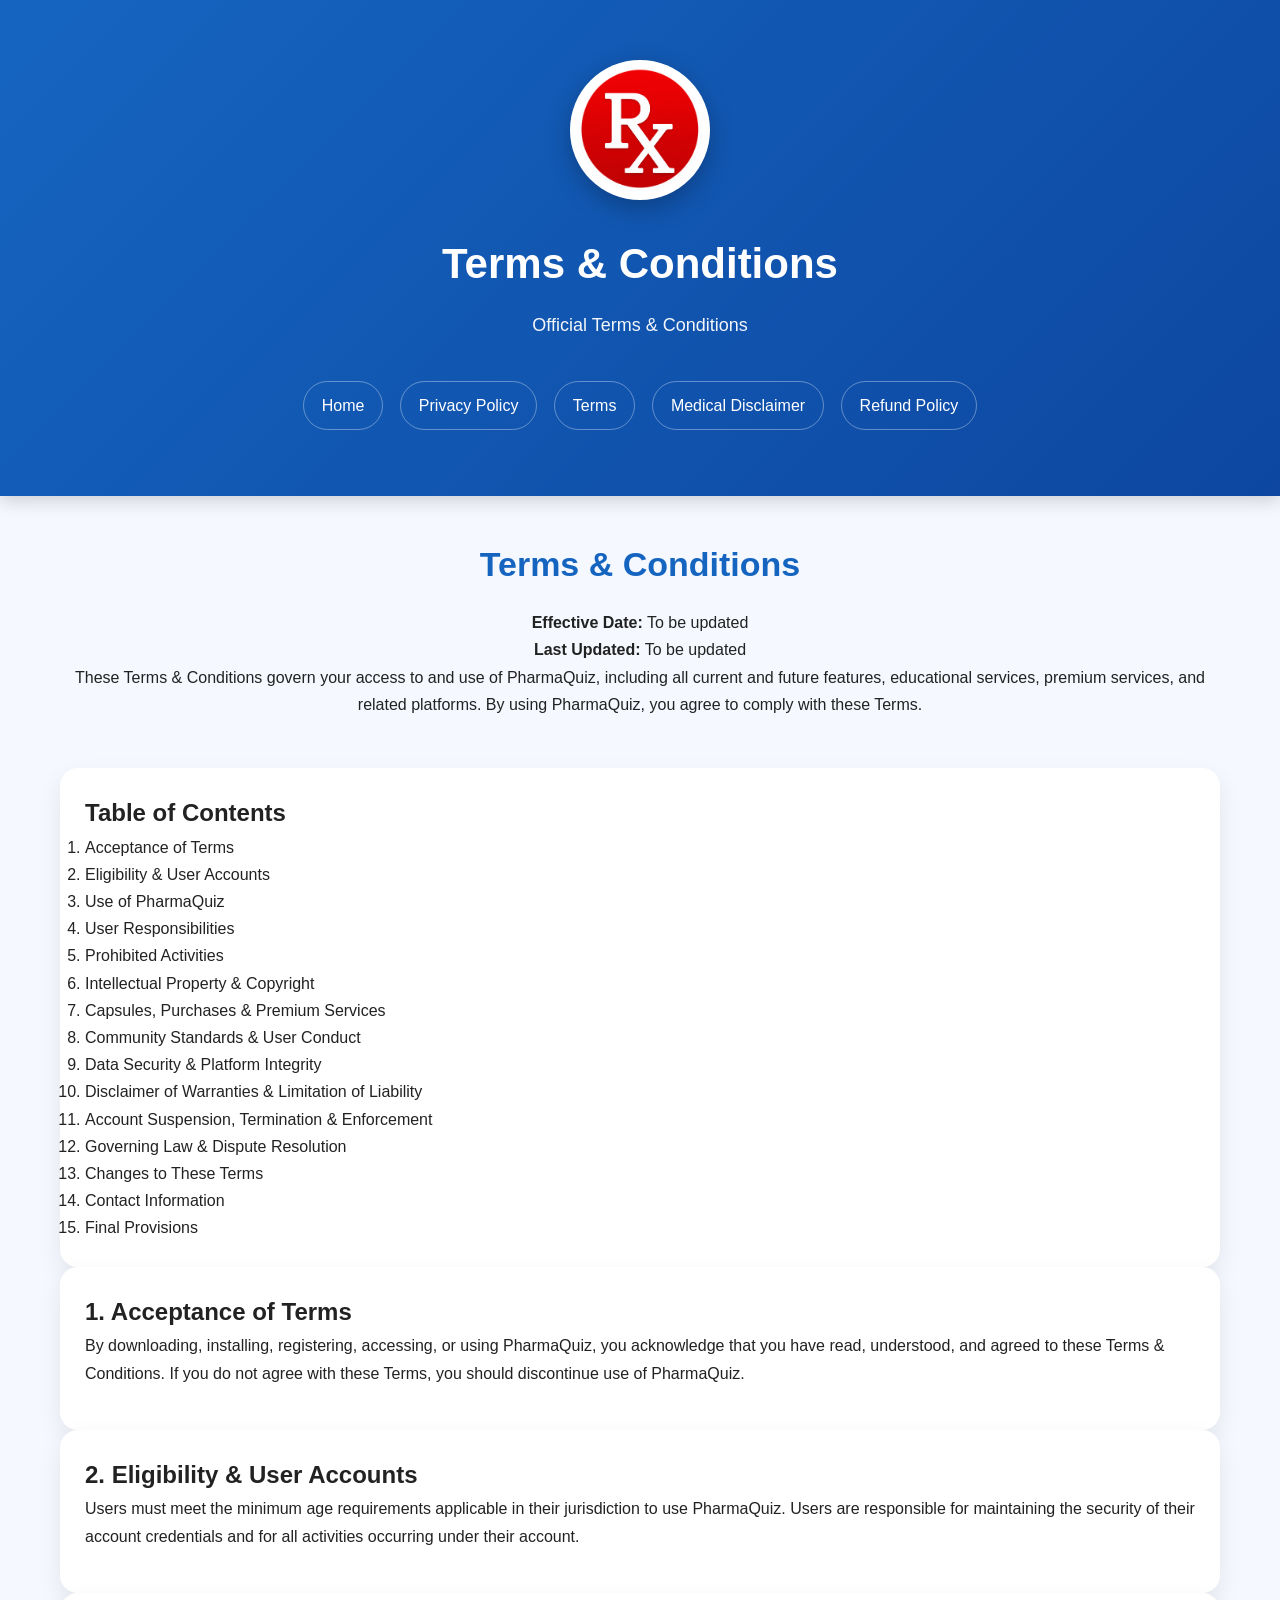
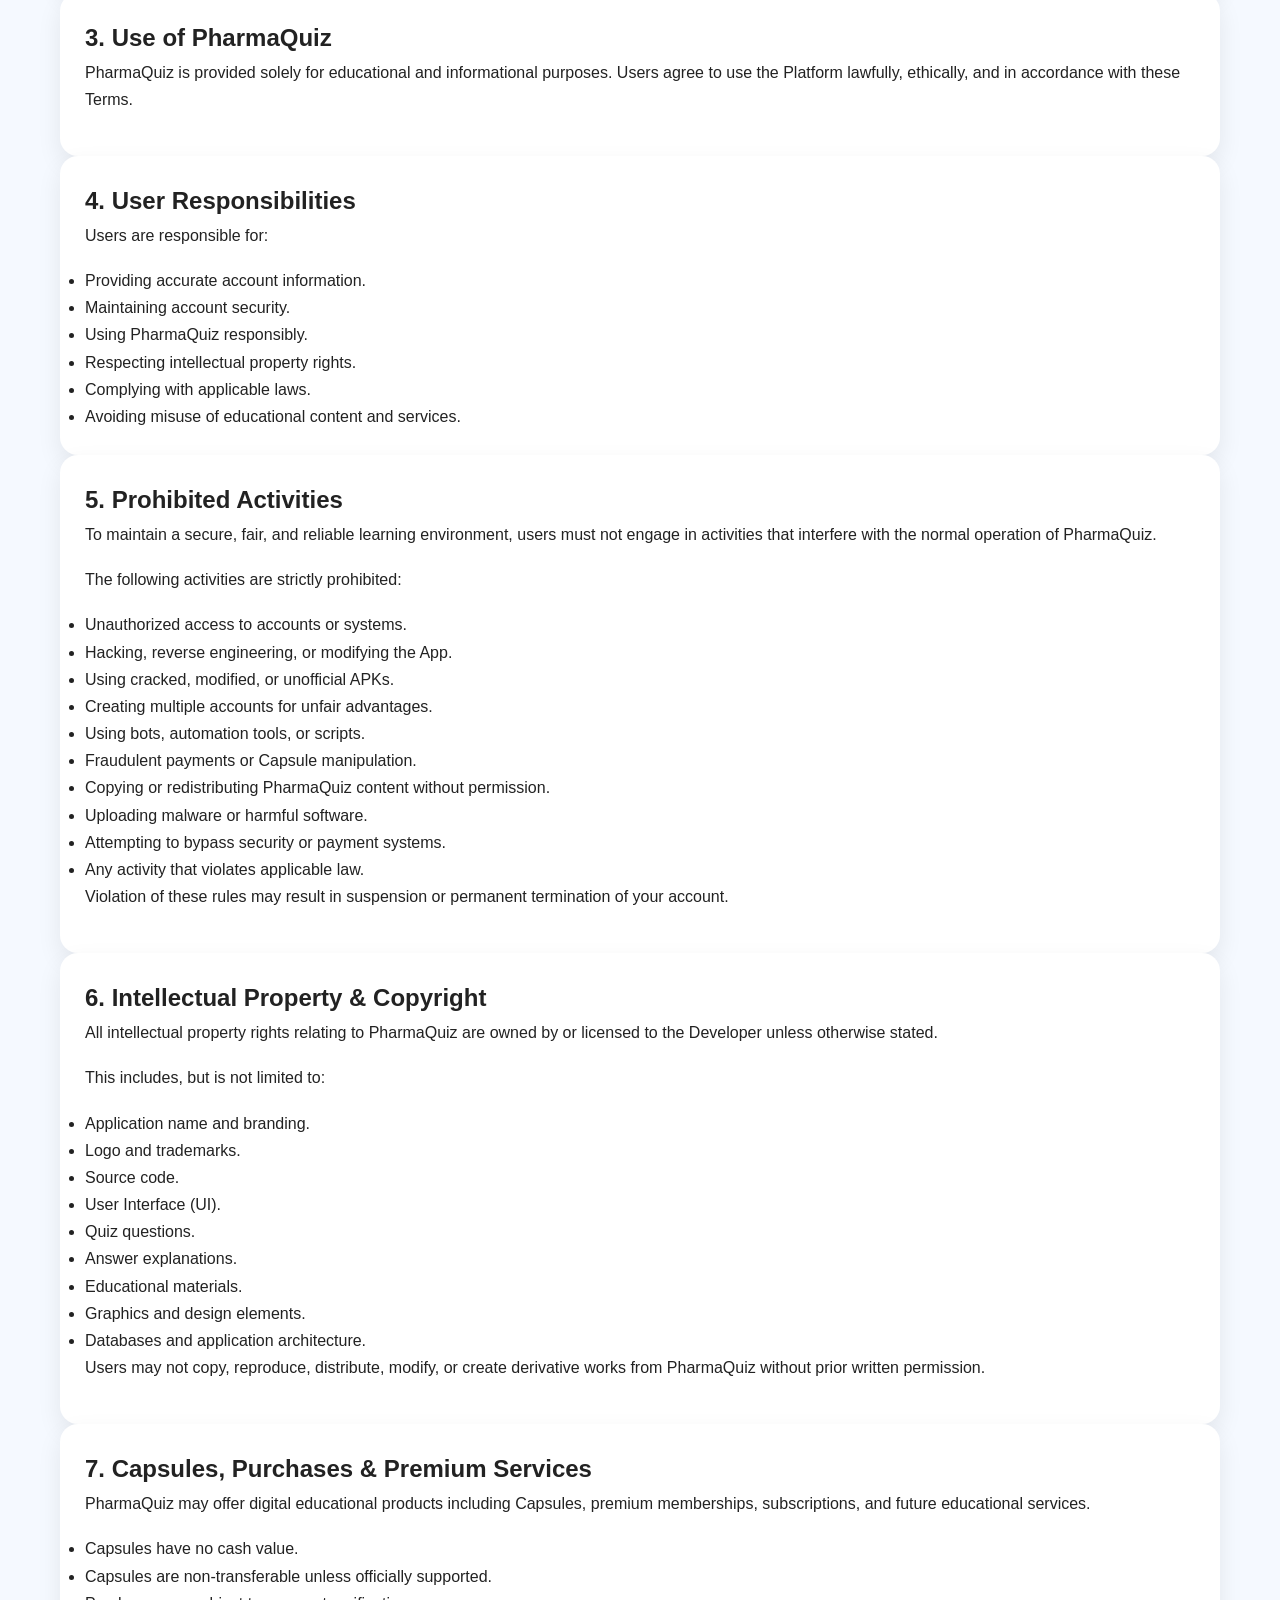
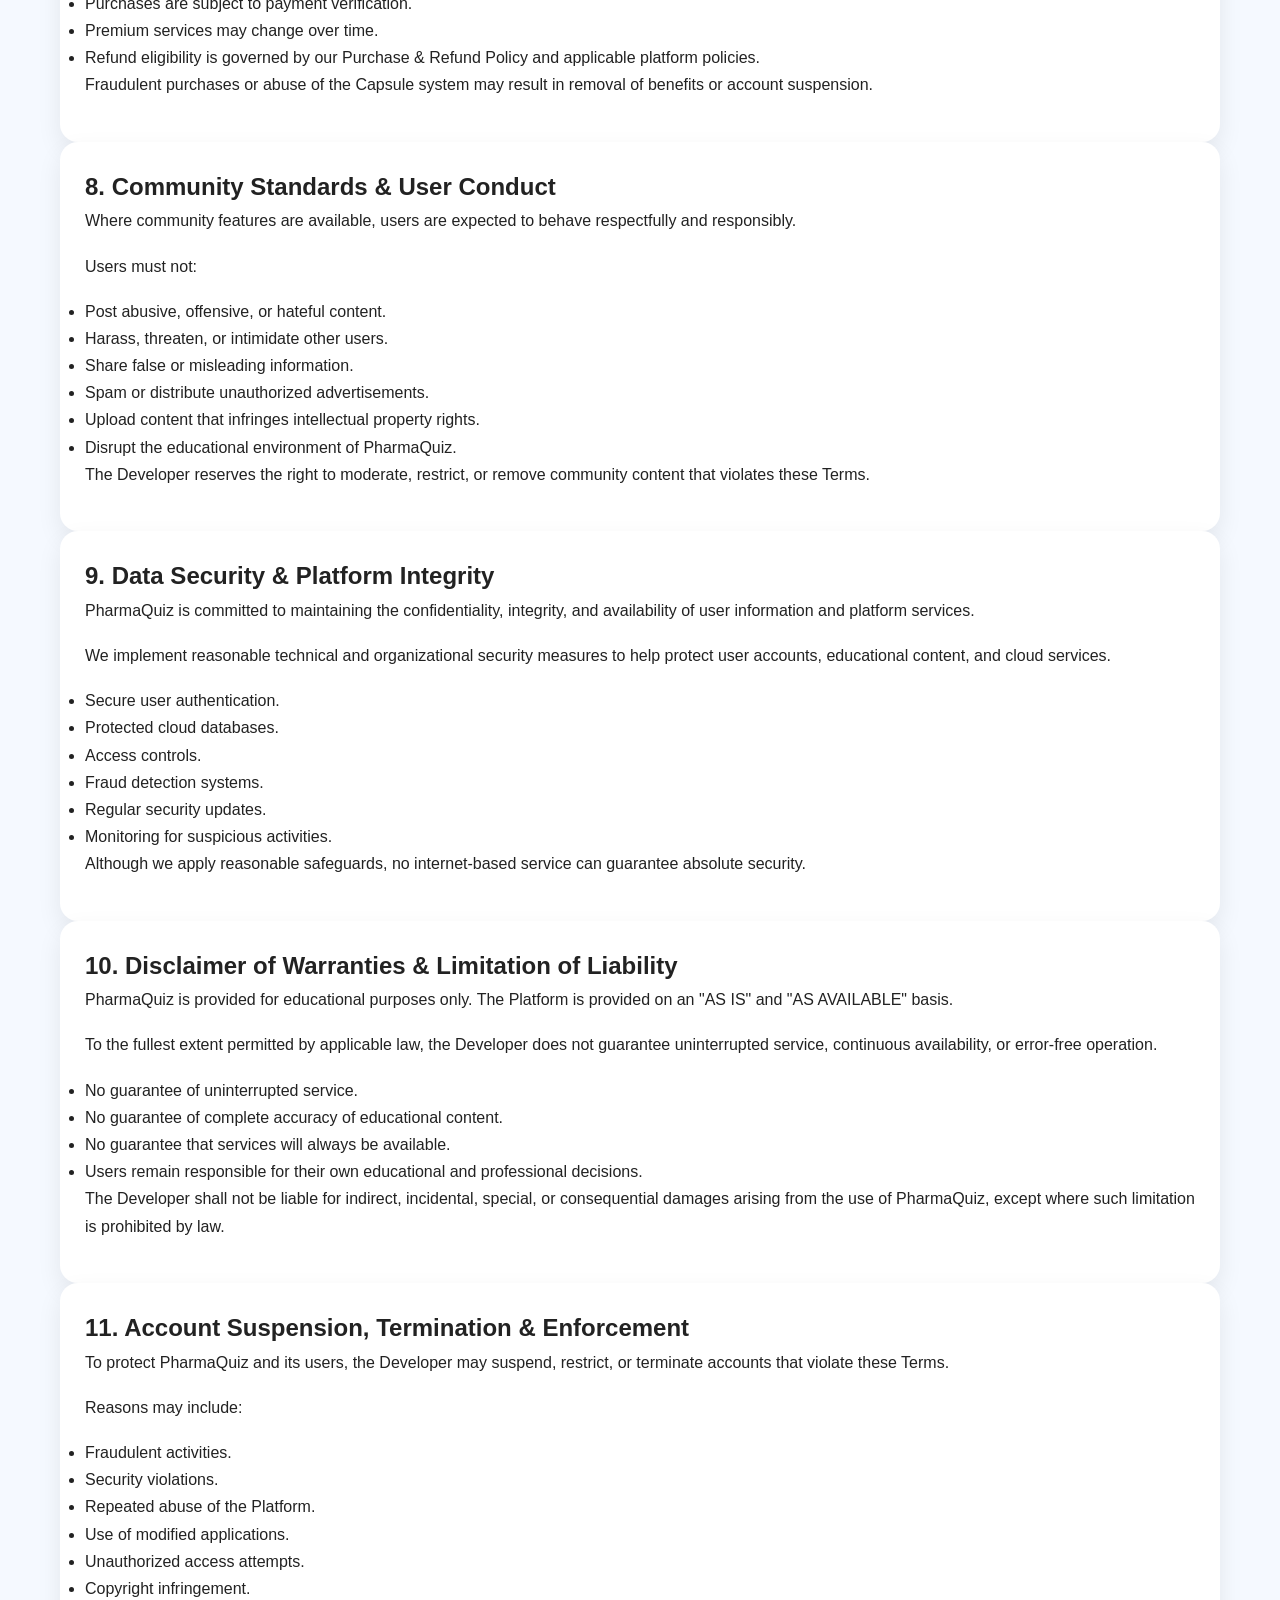
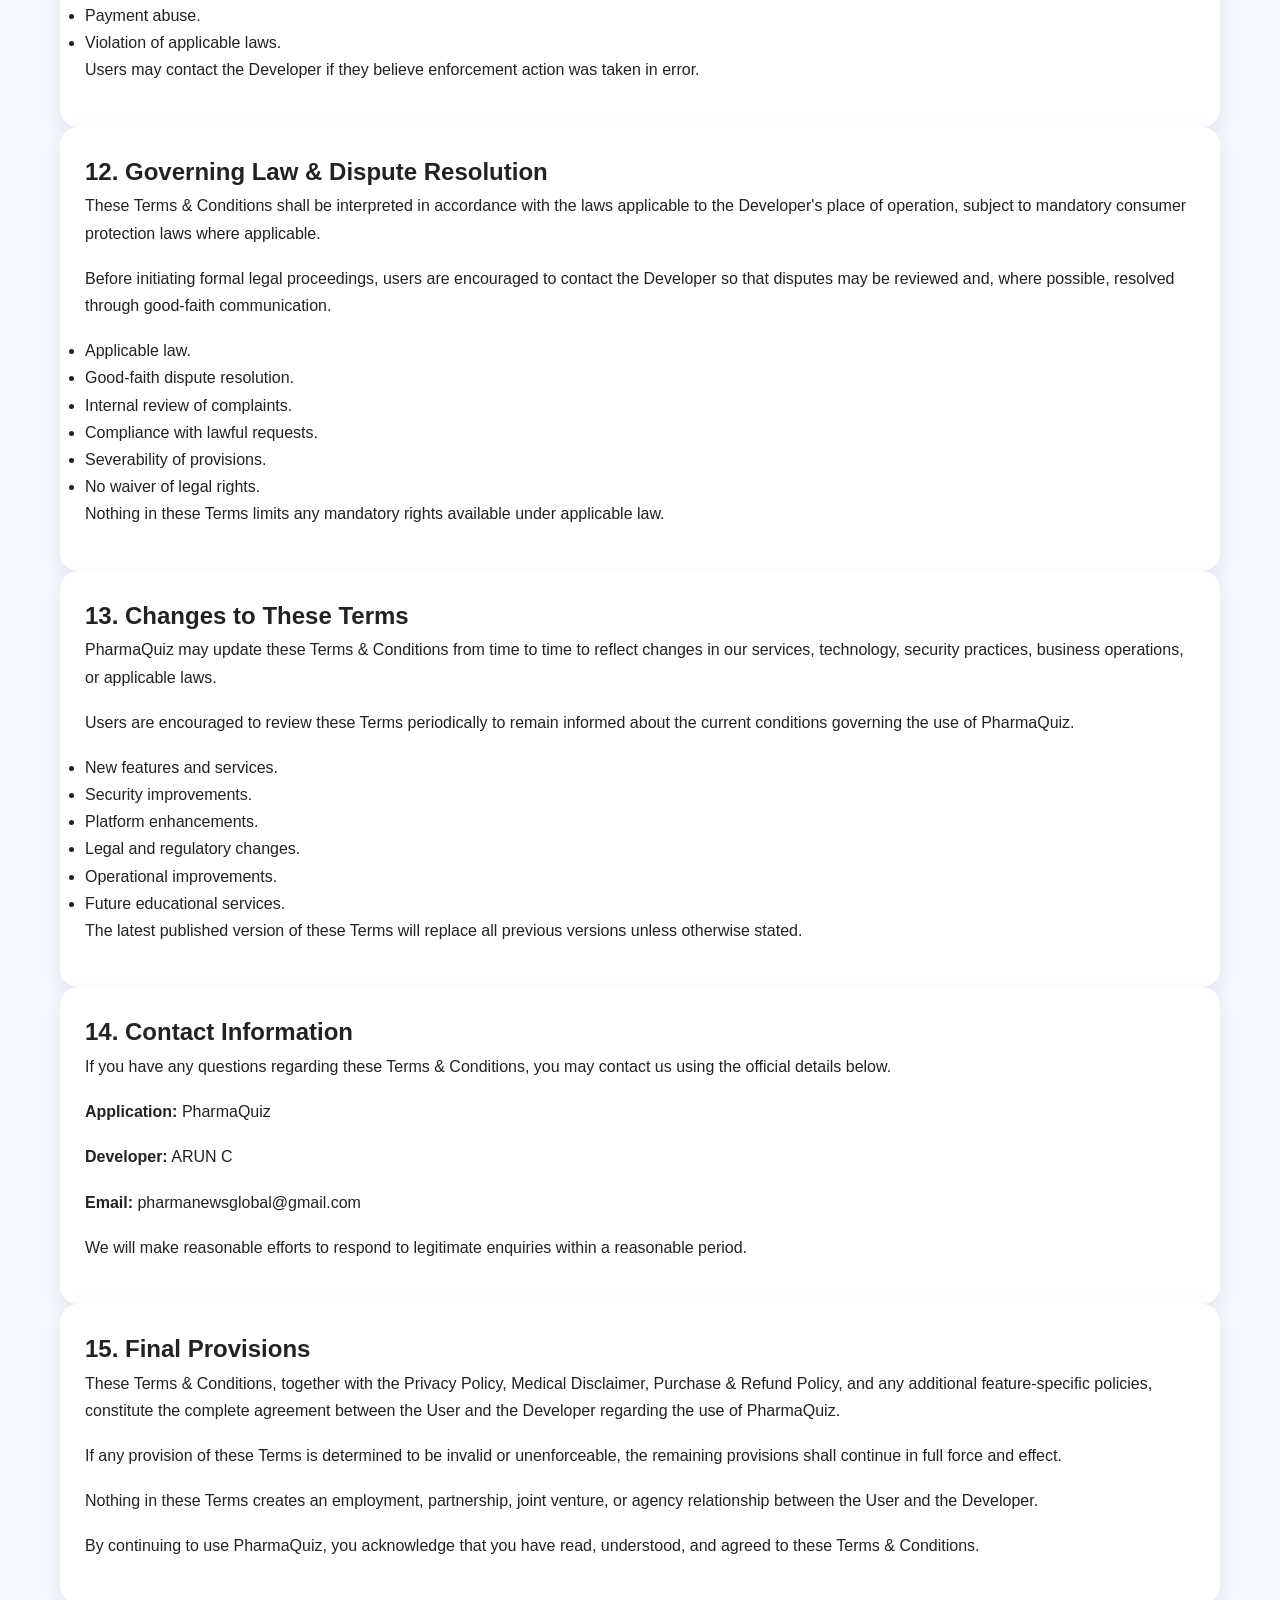
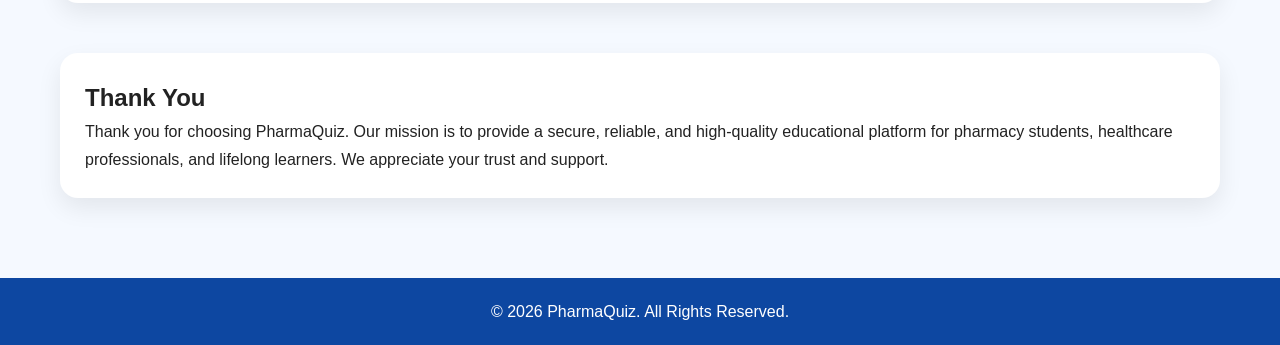
<file: terms-and-conditions.html>
<!DOCTYPE html>
<html lang="en">

<head>

<meta charset="UTF-8">
<meta name="viewport" content="width=device-width, initial-scale=1.0">

<title>Terms & Conditions | PharmaQuiz</title>

<meta name="description" content="Official Terms & Conditions of PharmaQuiz">

<link rel="stylesheet" href="style.css">

</head>

<body>

<header class="hero">

<img src="logo.png" alt="PharmaQuiz Logo" class="logo">

<h1>Terms & Conditions</h1>

<p class="tagline">
Official Terms & Conditions
</p>

<nav class="topnav">

<a href="index.html">Home</a>

<a href="privacy-policy.html">Privacy Policy</a>

<a href="terms-and-conditions.html">Terms</a>

<a href="medical-disclaimer.html">Medical Disclaimer</a>

<a href="purchase-refund-policy.html">Refund Policy</a>

</nav>

</header>

<main>

<section class="welcome">

<h2>Terms & Conditions</h2>

<p><strong>Effective Date:</strong> To be updated</p>

<p><strong>Last Updated:</strong> To be updated</p>

<p>

These Terms & Conditions govern your access to and use of PharmaQuiz,
including all current and future features, educational services,
premium services, and related platforms.

By using PharmaQuiz, you agree to comply with these Terms.

</p>

</section>

<section class="developer">

<h2>Table of Contents</h2>

<ol>

<li>Acceptance of Terms</li>
<li>Eligibility & User Accounts</li>
<li>Use of PharmaQuiz</li>
<li>User Responsibilities</li>
<li>Prohibited Activities</li>
<li>Intellectual Property & Copyright</li>
<li>Capsules, Purchases & Premium Services</li>
<li>Community Standards & User Conduct</li>
<li>Data Security & Platform Integrity</li>
<li>Disclaimer of Warranties & Limitation of Liability</li>
<li>Account Suspension, Termination & Enforcement</li>
<li>Governing Law & Dispute Resolution</li>
<li>Changes to These Terms</li>
<li>Contact Information</li>
<li>Final Provisions</li>

</ol>

</section>

<section class="card">

<h2>1. Acceptance of Terms</h2>

<p>

By downloading, installing, registering, accessing, or using
PharmaQuiz, you acknowledge that you have read, understood,
and agreed to these Terms & Conditions.

If you do not agree with these Terms,
you should discontinue use of PharmaQuiz.

</p>

</section>

<section class="card">

<h2>2. Eligibility & User Accounts</h2>

<p>

Users must meet the minimum age requirements applicable in their
jurisdiction to use PharmaQuiz.

Users are responsible for maintaining the security of their account
credentials and for all activities occurring under their account.

</p>

</section>

<section class="card">

<h2>3. Use of PharmaQuiz</h2>

<p>

PharmaQuiz is provided solely for educational and informational
purposes.

Users agree to use the Platform lawfully,
ethically,
and in accordance with these Terms.

</p>

</section>

<section class="card">

<h2>4. User Responsibilities</h2>

<p>

Users are responsible for:

</p>

<ul>

<li>Providing accurate account information.</li>

<li>Maintaining account security.</li>

<li>Using PharmaQuiz responsibly.</li>

<li>Respecting intellectual property rights.</li>

<li>Complying with applicable laws.</li>

<li>Avoiding misuse of educational content and services.</li>

</ul>

</section>
<!-- ========================= -->
<!-- SECTION 5 -->
<!-- ========================= -->

<section class="card">

<h2>5. Prohibited Activities</h2>

<p>

To maintain a secure, fair, and reliable learning environment,
users must not engage in activities that interfere with the normal
operation of PharmaQuiz.

</p>

<p>The following activities are strictly prohibited:</p>

<ul>

<li>Unauthorized access to accounts or systems.</li>

<li>Hacking, reverse engineering, or modifying the App.</li>

<li>Using cracked, modified, or unofficial APKs.</li>

<li>Creating multiple accounts for unfair advantages.</li>

<li>Using bots, automation tools, or scripts.</li>

<li>Fraudulent payments or Capsule manipulation.</li>

<li>Copying or redistributing PharmaQuiz content without permission.</li>

<li>Uploading malware or harmful software.</li>

<li>Attempting to bypass security or payment systems.</li>

<li>Any activity that violates applicable law.</li>

</ul>

<p>

Violation of these rules may result in suspension or permanent
termination of your account.

</p>

</section>

<!-- ========================= -->
<!-- SECTION 6 -->
<!-- ========================= -->

<section class="card">

<h2>6. Intellectual Property & Copyright</h2>

<p>

All intellectual property rights relating to PharmaQuiz are owned by
or licensed to the Developer unless otherwise stated.

</p>

<p>This includes, but is not limited to:</p>

<ul>

<li>Application name and branding.</li>

<li>Logo and trademarks.</li>

<li>Source code.</li>

<li>User Interface (UI).</li>

<li>Quiz questions.</li>

<li>Answer explanations.</li>

<li>Educational materials.</li>

<li>Graphics and design elements.</li>

<li>Databases and application architecture.</li>

</ul>

<p>

Users may not copy, reproduce, distribute, modify, or create
derivative works from PharmaQuiz without prior written permission.

</p>

</section>

<!-- ========================= -->
<!-- SECTION 7 -->
<!-- ========================= -->

<section class="card">

<h2>7. Capsules, Purchases & Premium Services</h2>

<p>

PharmaQuiz may offer digital educational products including
Capsules, premium memberships, subscriptions, and future educational
services.

</p>

<ul>

<li>Capsules have no cash value.</li>

<li>Capsules are non-transferable unless officially supported.</li>

<li>Purchases are subject to payment verification.</li>

<li>Premium services may change over time.</li>

<li>Refund eligibility is governed by our Purchase & Refund Policy and applicable platform policies.</li>

</ul>

<p>

Fraudulent purchases or abuse of the Capsule system may result in
removal of benefits or account suspension.

</p>

</section>

<!-- ========================= -->
<!-- SECTION 8 -->
<!-- ========================= -->

<section class="card">

<h2>8. Community Standards & User Conduct</h2>

<p>

Where community features are available, users are expected to behave
respectfully and responsibly.

</p>

<p>Users must not:</p>

<ul>

<li>Post abusive, offensive, or hateful content.</li>

<li>Harass, threaten, or intimidate other users.</li>

<li>Share false or misleading information.</li>

<li>Spam or distribute unauthorized advertisements.</li>

<li>Upload content that infringes intellectual property rights.</li>

<li>Disrupt the educational environment of PharmaQuiz.</li>

</ul>

<p>

The Developer reserves the right to moderate, restrict, or remove
community content that violates these Terms.

</p>

</section>
<!-- ========================= -->
<!-- SECTION 9 -->
<!-- ========================= -->

<section class="card">

<h2>9. Data Security & Platform Integrity</h2>

<p>

PharmaQuiz is committed to maintaining the confidentiality,
integrity, and availability of user information and platform services.

</p>

<p>

We implement reasonable technical and organizational security measures
to help protect user accounts, educational content, and cloud services.

</p>

<ul>

<li>Secure user authentication.</li>

<li>Protected cloud databases.</li>

<li>Access controls.</li>

<li>Fraud detection systems.</li>

<li>Regular security updates.</li>

<li>Monitoring for suspicious activities.</li>

</ul>

<p>

Although we apply reasonable safeguards,
no internet-based service can guarantee absolute security.

</p>

</section>

<!-- ========================= -->
<!-- SECTION 10 -->
<!-- ========================= -->

<section class="card">

<h2>10. Disclaimer of Warranties & Limitation of Liability</h2>

<p>

PharmaQuiz is provided for educational purposes only.

The Platform is provided on an "AS IS" and "AS AVAILABLE" basis.

</p>

<p>

To the fullest extent permitted by applicable law,
the Developer does not guarantee uninterrupted service,
continuous availability,
or error-free operation.

</p>

<ul>

<li>No guarantee of uninterrupted service.</li>

<li>No guarantee of complete accuracy of educational content.</li>

<li>No guarantee that services will always be available.</li>

<li>Users remain responsible for their own educational and professional decisions.</li>

</ul>

<p>

The Developer shall not be liable for indirect,
incidental,
special,
or consequential damages arising from the use of PharmaQuiz,
except where such limitation is prohibited by law.

</p>

</section>

<!-- ========================= -->
<!-- SECTION 11 -->
<!-- ========================= -->

<section class="card">

<h2>11. Account Suspension, Termination & Enforcement</h2>

<p>

To protect PharmaQuiz and its users,
the Developer may suspend,
restrict,
or terminate accounts that violate these Terms.

</p>

<p>

Reasons may include:

</p>

<ul>

<li>Fraudulent activities.</li>

<li>Security violations.</li>

<li>Repeated abuse of the Platform.</li>

<li>Use of modified applications.</li>

<li>Unauthorized access attempts.</li>

<li>Copyright infringement.</li>

<li>Payment abuse.</li>

<li>Violation of applicable laws.</li>

</ul>

<p>

Users may contact the Developer if they believe enforcement action was
taken in error.

</p>

</section>

<!-- ========================= -->
<!-- SECTION 12 -->
<!-- ========================= -->

<section class="card">

<h2>12. Governing Law & Dispute Resolution</h2>

<p>

These Terms & Conditions shall be interpreted in accordance with the
laws applicable to the Developer's place of operation,
subject to mandatory consumer protection laws where applicable.

</p>

<p>

Before initiating formal legal proceedings,
users are encouraged to contact the Developer so that disputes may be
reviewed and, where possible, resolved through good-faith communication.

</p>

<ul>

<li>Applicable law.</li>

<li>Good-faith dispute resolution.</li>

<li>Internal review of complaints.</li>

<li>Compliance with lawful requests.</li>

<li>Severability of provisions.</li>

<li>No waiver of legal rights.</li>

</ul>

<p>

Nothing in these Terms limits any mandatory rights available under
applicable law.

</p>

</section>
<!-- ========================= -->
<!-- SECTION 13 -->
<!-- ========================= -->

<section class="card">

<h2>13. Changes to These Terms</h2>

<p>

PharmaQuiz may update these Terms & Conditions from time to time to
reflect changes in our services, technology, security practices,
business operations, or applicable laws.

</p>

<p>

Users are encouraged to review these Terms periodically to remain
informed about the current conditions governing the use of PharmaQuiz.

</p>

<ul>

<li>New features and services.</li>

<li>Security improvements.</li>

<li>Platform enhancements.</li>

<li>Legal and regulatory changes.</li>

<li>Operational improvements.</li>

<li>Future educational services.</li>

</ul>

<p>

The latest published version of these Terms will replace all previous
versions unless otherwise stated.

</p>

</section>

<!-- ========================= -->
<!-- SECTION 14 -->
<!-- ========================= -->

<section class="card">

<h2>14. Contact Information</h2>

<p>

If you have any questions regarding these Terms & Conditions,
you may contact us using the official details below.

</p>

<p>

<strong>Application:</strong> PharmaQuiz

</p>

<p>

<strong>Developer:</strong> ARUN C

</p>

<p>

<strong>Email:</strong>

pharmanewsglobal@gmail.com

</p>

<p>

We will make reasonable efforts to respond to legitimate enquiries
within a reasonable period.

</p>

</section>

<!-- ========================= -->
<!-- SECTION 15 -->
<!-- ========================= -->

<section class="card">

<h2>15. Final Provisions</h2>

<p>

These Terms & Conditions,
together with the Privacy Policy,
Medical Disclaimer,
Purchase & Refund Policy,
and any additional feature-specific policies,
constitute the complete agreement between the User and the Developer
regarding the use of PharmaQuiz.

</p>

<p>

If any provision of these Terms is determined to be invalid or
unenforceable,
the remaining provisions shall continue in full force and effect.

</p>

<p>

Nothing in these Terms creates an employment,
partnership,
joint venture,
or agency relationship between the User and the Developer.

</p>

<p>

By continuing to use PharmaQuiz,
you acknowledge that you have read,
understood,
and agreed to these Terms & Conditions.

</p>

</section>

<!-- ========================= -->
<!-- FINAL NOTE -->
<!-- ========================= -->

<section class="developer">

<h2>Thank You</h2>

<p>

Thank you for choosing PharmaQuiz.

Our mission is to provide a secure,
reliable,
and high-quality educational platform for pharmacy students,
healthcare professionals,
and lifelong learners.

We appreciate your trust and support.

</p>

</section>

</main>

<footer>

<p>

© 2026 PharmaQuiz. All Rights Reserved.

</p>

</footer>

<script src="script.js"></script>

</body>

</html>
</file>
<file: style.css>
*{margin:0;padding:0;box-sizing:border-box}
html{scroll-behavior:smooth}
body{
    font-family:Arial,Helvetica,sans-serif;
    background:#f5f9ff;
    color:#222;
    line-height:1.7;
}
.hero{
    background:linear-gradient(135deg,#1565C0,#0D47A1);
    color:#fff;
    text-align:center;
    padding:60px 20px;
    box-shadow:0 4px 18px rgba(0,0,0,.18);
}
.logo{
    width:140px;
    height:140px;
    border-radius:50%;
    background:#fff;
    padding:8px;
    margin-bottom:20px;
    box-shadow:0 8px 24px rgba(0,0,0,.25);
}
.hero h1{
    font-size:42px;
    margin-bottom:10px;
}
.tagline{
    font-size:18px;
    opacity:.95;
}
.topnav{
    margin-top:35px;
}
.topnav a{
    display:inline-block;
    margin:6px;
    color:#fff;
    text-decoration:none;
    padding:10px 18px;
    border:1px solid rgba(255,255,255,.35);
    border-radius:30px;
    transition:.3s;
}
.topnav a:hover{
    background:#fff;
    color:#1565C0;
}
main{
    max-width:1200px;
    margin:auto;
    padding:40px 20px;
}
.welcome{
    text-align:center;
    margin-bottom:40px;
}
.welcome h2{
    color:#1565C0;
    margin-bottom:15px;
    font-size:34px;
}
.cards{
    display:grid;
    grid-template-columns:repeat(auto-fit,minmax(250px,1fr));
    gap:25px;
}
.card{
    background:#fff;
    border-radius:18px;
    padding:25px;
    box-shadow:0 10px 25px rgba(0,0,0,.08);
    transition:.3s;
}
.card:hover{
    transform:translateY(-8px);
    box-shadow:0 16px 32px rgba(0,0,0,.16);
}
.card h3{
    color:#1565C0;
    margin-bottom:12px;
}
.card p{
    margin-bottom:18px;
}
.card a{
    display:inline-block;
    background:#1565C0;
    color:#fff;
    text-decoration:none;
    padding:10px 18px;
    border-radius:8px;
}
.card a:hover{
    background:#0D47A1;
}
.developer{
    margin-top:50px;
    background:#fff;
    border-radius:18px;
    padding:25px;
    box-shadow:0 10px 25px rgba(0,0,0,.08);
}
footer{
    margin-top:40px;
    background:#0D47A1;
    color:#fff;
    text-align:center;
    padding:20px;
}
@media(max-width:768px){
.hero h1{font-size:32px}
.logo{width:110px;height:110px}
.topnav a{display:block;margin:10px auto;max-width:240px}
.welcome h2{font-size:28px}
}
</file>
